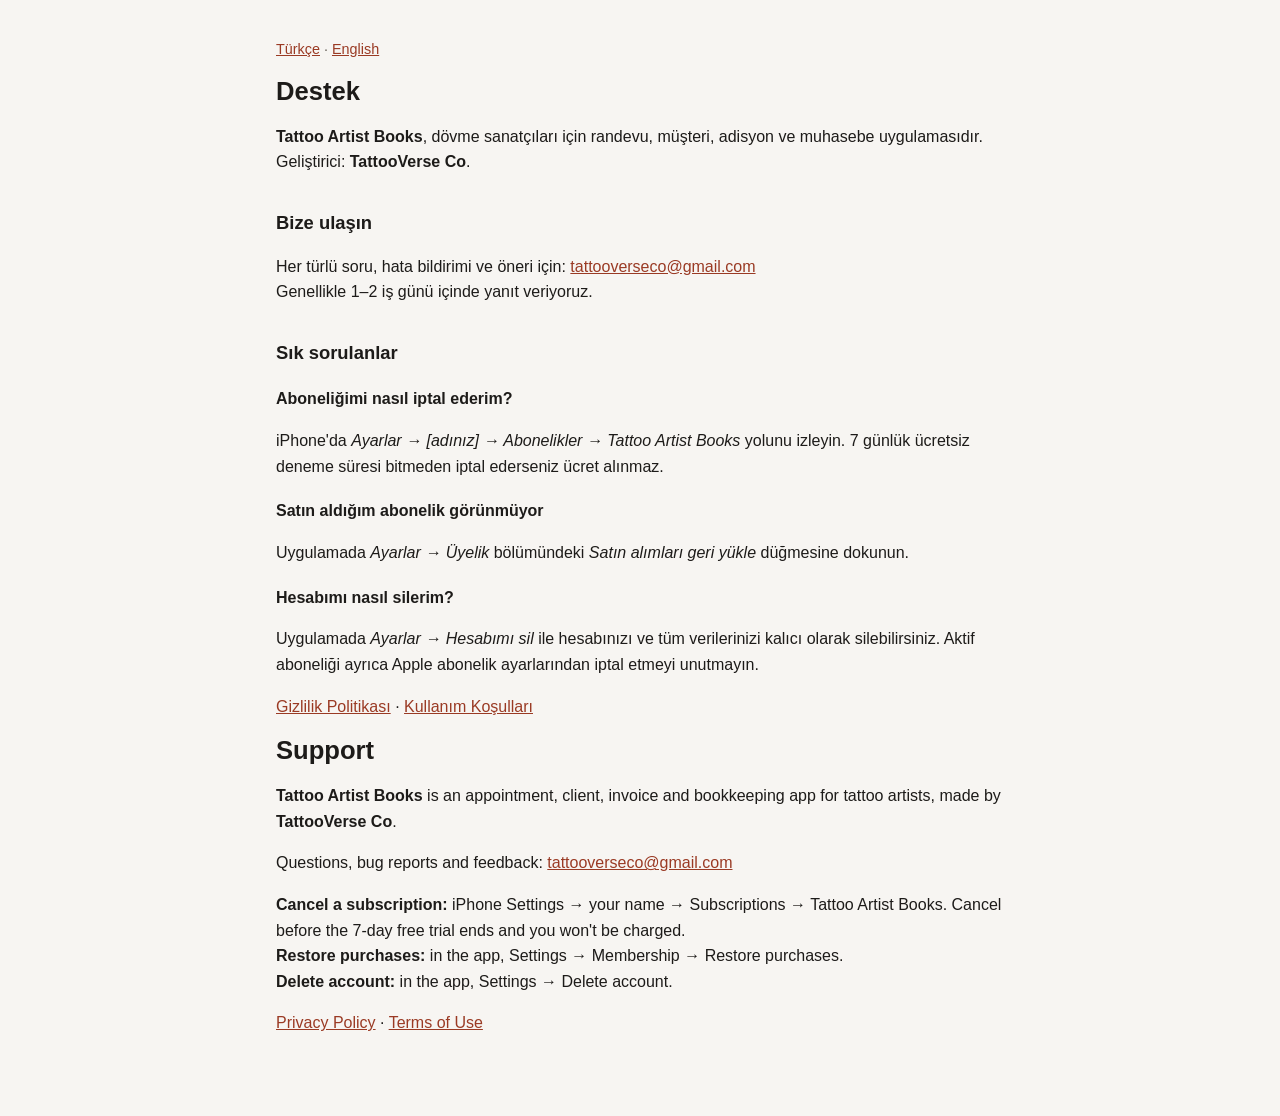
<file: index.html>
<!doctype html>
<html lang="tr">
<head>
<meta charset="utf-8">
<meta name="viewport" content="width=device-width, initial-scale=1">
<title>Destek · Tattoo Artist Books</title>
<meta name="description" content="Tattoo Artist Books destek ve iletişim / Support">
<link rel="stylesheet" href="legal.css">
</head>
<body>
<main>
<p class="lang"><a href="#tr">Türkçe</a> · <a href="#en">English</a></p>
<article id="tr">
<h1>Destek</h1>
<p><strong>Tattoo Artist Books</strong>, dövme sanatçıları için randevu, müşteri, adisyon ve muhasebe uygulamasıdır. Geliştirici: <strong>TattooVerse Co</strong>.</p>
<h2>Bize ulaşın</h2>
<p>Her türlü soru, hata bildirimi ve öneri için: <a href="mailto:tattooverseco@gmail.com">tattooverseco@gmail.com</a><br>Genellikle 1–2 iş günü içinde yanıt veriyoruz.</p>
<h2>Sık sorulanlar</h2>
<h3>Aboneliğimi nasıl iptal ederim?</h3>
<p>iPhone'da <em>Ayarlar → [adınız] → Abonelikler → Tattoo Artist Books</em> yolunu izleyin. 7 günlük ücretsiz deneme süresi bitmeden iptal ederseniz ücret alınmaz.</p>
<h3>Satın aldığım abonelik görünmüyor</h3>
<p>Uygulamada <em>Ayarlar → Üyelik</em> bölümündeki <em>Satın alımları geri yükle</em> düğmesine dokunun.</p>
<h3>Hesabımı nasıl silerim?</h3>
<p>Uygulamada <em>Ayarlar → Hesabımı sil</em> ile hesabınızı ve tüm verilerinizi kalıcı olarak silebilirsiniz. Aktif aboneliği ayrıca Apple abonelik ayarlarından iptal etmeyi unutmayın.</p>
<p><a href="privacy.html">Gizlilik Politikası</a> · <a href="terms.html">Kullanım Koşulları</a></p>
</article>
<article id="en">
<h1>Support</h1>
<p><strong>Tattoo Artist Books</strong> is an appointment, client, invoice and bookkeeping app for tattoo artists, made by <strong>TattooVerse Co</strong>.</p>
<p>Questions, bug reports and feedback: <a href="mailto:tattooverseco@gmail.com">tattooverseco@gmail.com</a></p>
<p><strong>Cancel a subscription:</strong> iPhone Settings → your name → Subscriptions → Tattoo Artist Books. Cancel before the 7-day free trial ends and you won't be charged.<br>
<strong>Restore purchases:</strong> in the app, Settings → Membership → Restore purchases.<br>
<strong>Delete account:</strong> in the app, Settings → Delete account.</p>
<p><a href="privacy.html">Privacy Policy</a> · <a href="terms.html">Terms of Use</a></p>
</article>
</main>
</body>
</html>
</file>
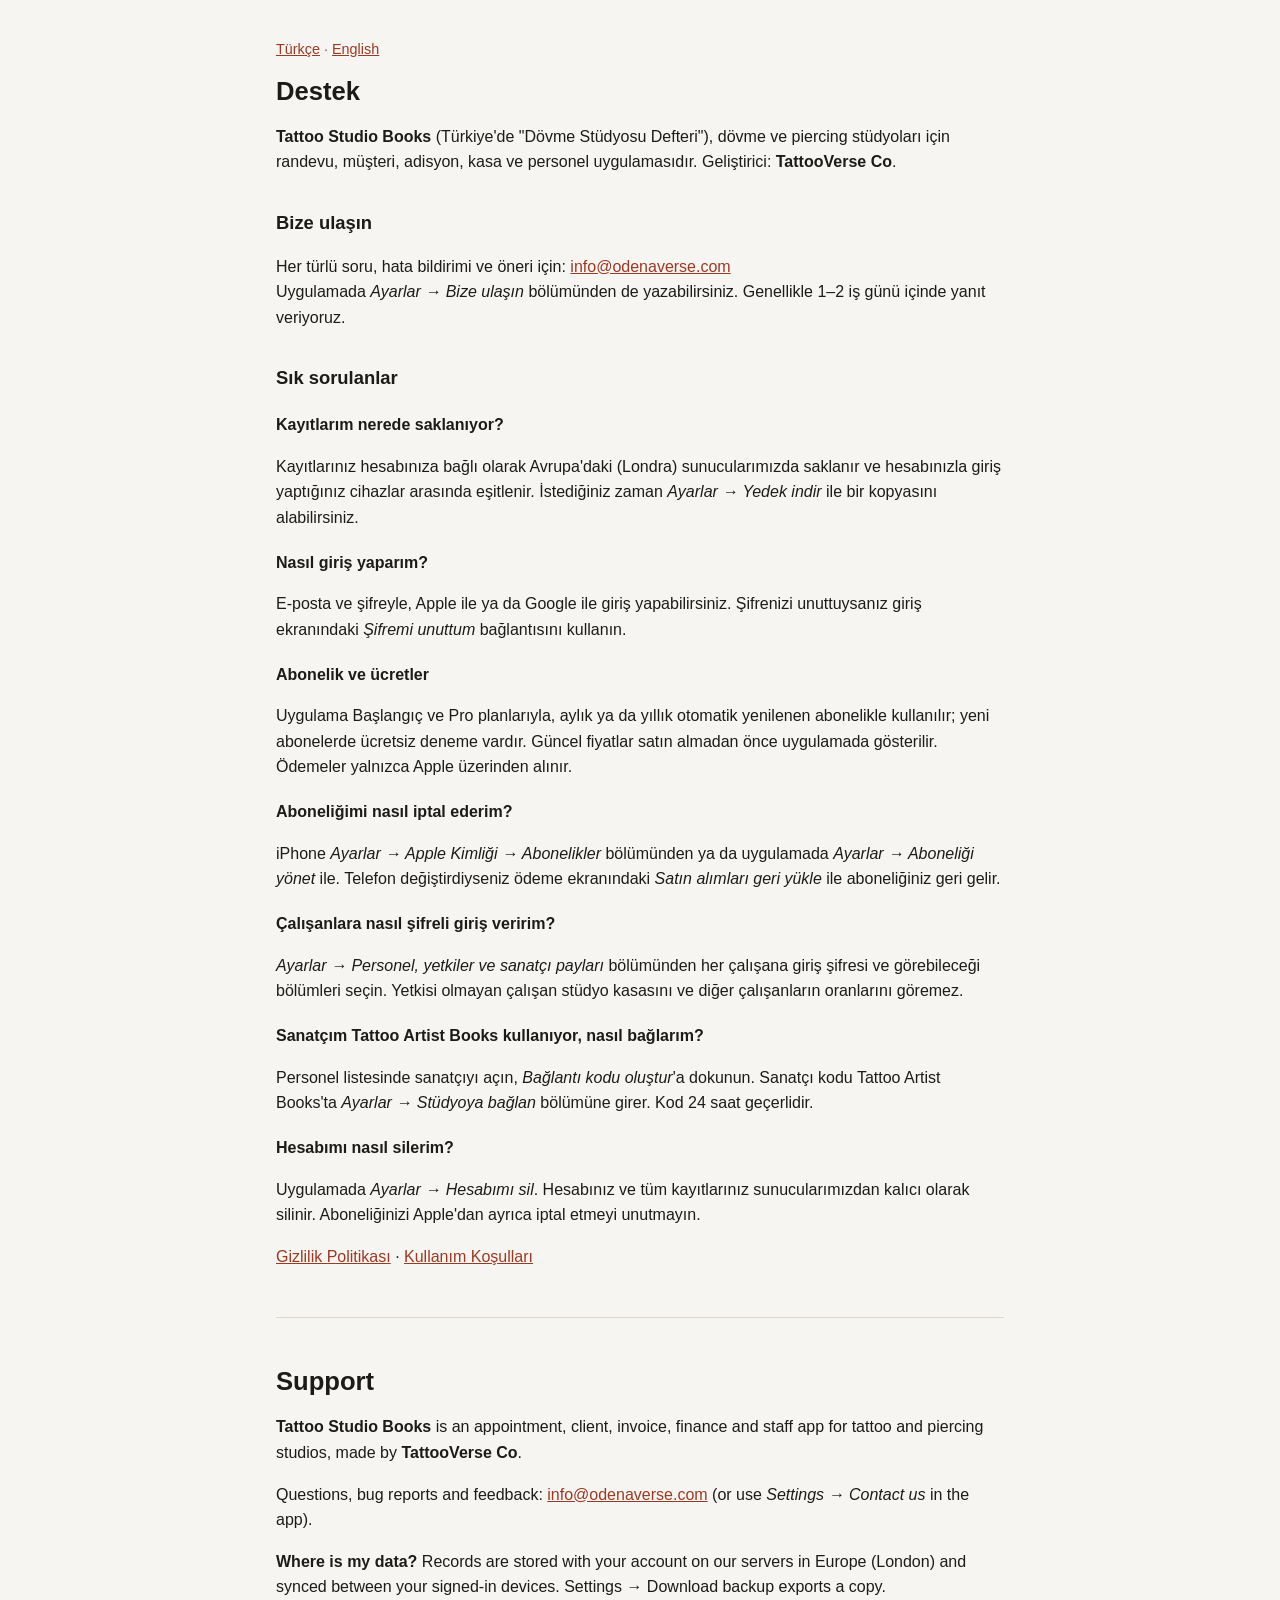
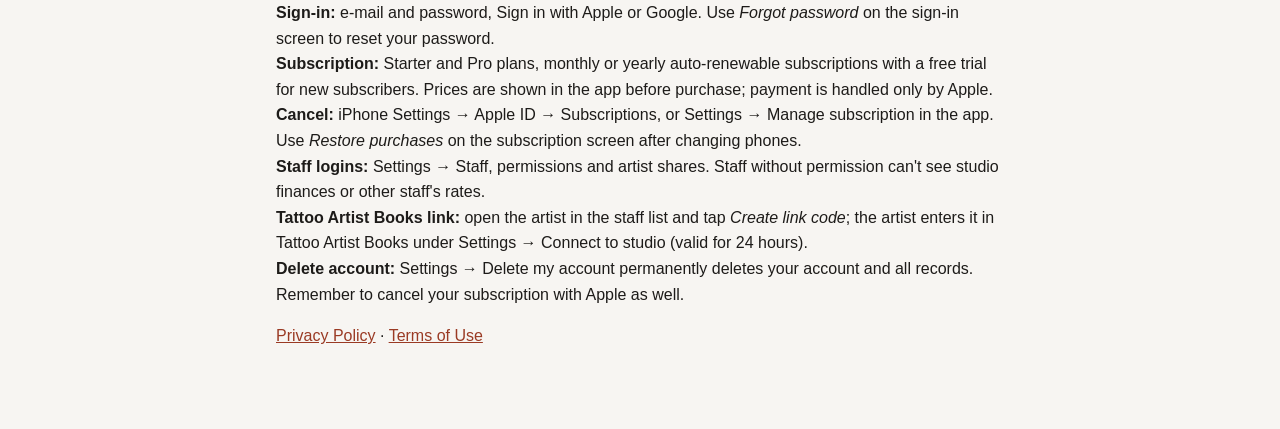
<file: studio/index.html>
<!doctype html>
<html lang="tr">
<head>
<meta charset="utf-8">
<meta name="viewport" content="width=device-width, initial-scale=1">
<title>Destek · Tattoo Studio Books</title>
<meta name="description" content="Tattoo Studio Books destek ve iletişim / Support">
<link rel="stylesheet" href="legal.css">
</head>
<body>
<main>
<p class="lang"><a href="#tr">Türkçe</a> · <a href="#en">English</a></p>
<article id="tr">
<h1>Destek</h1>
<p><strong>Tattoo Studio Books</strong> (Türkiye'de "Dövme Stüdyosu Defteri"), dövme ve piercing stüdyoları için randevu, müşteri, adisyon, kasa ve personel uygulamasıdır. Geliştirici: <strong>TattooVerse Co</strong>.</p>
<h2>Bize ulaşın</h2>
<p>Her türlü soru, hata bildirimi ve öneri için: <a href="mailto:info@odenaverse.com">info@odenaverse.com</a><br>Uygulamada <em>Ayarlar → Bize ulaşın</em> bölümünden de yazabilirsiniz. Genellikle 1–2 iş günü içinde yanıt veriyoruz.</p>
<h2>Sık sorulanlar</h2>
<h3>Kayıtlarım nerede saklanıyor?</h3>
<p>Kayıtlarınız hesabınıza bağlı olarak Avrupa'daki (Londra) sunucularımızda saklanır ve hesabınızla giriş yaptığınız cihazlar arasında eşitlenir. İstediğiniz zaman <em>Ayarlar → Yedek indir</em> ile bir kopyasını alabilirsiniz.</p>
<h3>Nasıl giriş yaparım?</h3>
<p>E-posta ve şifreyle, Apple ile ya da Google ile giriş yapabilirsiniz. Şifrenizi unuttuysanız giriş ekranındaki <em>Şifremi unuttum</em> bağlantısını kullanın.</p>
<h3>Abonelik ve ücretler</h3>
<p>Uygulama Başlangıç ve Pro planlarıyla, aylık ya da yıllık otomatik yenilenen abonelikle kullanılır; yeni abonelerde ücretsiz deneme vardır. Güncel fiyatlar satın almadan önce uygulamada gösterilir. Ödemeler yalnızca Apple üzerinden alınır.</p>
<h3>Aboneliğimi nasıl iptal ederim?</h3>
<p>iPhone <em>Ayarlar → Apple Kimliği → Abonelikler</em> bölümünden ya da uygulamada <em>Ayarlar → Aboneliği yönet</em> ile. Telefon değiştirdiyseniz ödeme ekranındaki <em>Satın alımları geri yükle</em> ile aboneliğiniz geri gelir.</p>
<h3>Çalışanlara nasıl şifreli giriş veririm?</h3>
<p><em>Ayarlar → Personel, yetkiler ve sanatçı payları</em> bölümünden her çalışana giriş şifresi ve görebileceği bölümleri seçin. Yetkisi olmayan çalışan stüdyo kasasını ve diğer çalışanların oranlarını göremez.</p>
<h3>Sanatçım Tattoo Artist Books kullanıyor, nasıl bağlarım?</h3>
<p>Personel listesinde sanatçıyı açın, <em>Bağlantı kodu oluştur</em>'a dokunun. Sanatçı kodu Tattoo Artist Books'ta <em>Ayarlar → Stüdyoya bağlan</em> bölümüne girer. Kod 24 saat geçerlidir.</p>
<h3>Hesabımı nasıl silerim?</h3>
<p>Uygulamada <em>Ayarlar → Hesabımı sil</em>. Hesabınız ve tüm kayıtlarınız sunucularımızdan kalıcı olarak silinir. Aboneliğinizi Apple'dan ayrıca iptal etmeyi unutmayın.</p>
<p><a href="privacy.html">Gizlilik Politikası</a> · <a href="terms.html">Kullanım Koşulları</a></p>
</article>
<hr>
<article id="en">
<h1>Support</h1>
<p><strong>Tattoo Studio Books</strong> is an appointment, client, invoice, finance and staff app for tattoo and piercing studios, made by <strong>TattooVerse Co</strong>.</p>
<p>Questions, bug reports and feedback: <a href="mailto:info@odenaverse.com">info@odenaverse.com</a> (or use <em>Settings → Contact us</em> in the app).</p>
<p><strong>Where is my data?</strong> Records are stored with your account on our servers in Europe (London) and synced between your signed-in devices. Settings → Download backup exports a copy.<br>
<strong>Sign-in:</strong> e-mail and password, Sign in with Apple or Google. Use <em>Forgot password</em> on the sign-in screen to reset your password.<br>
<strong>Subscription:</strong> Starter and Pro plans, monthly or yearly auto-renewable subscriptions with a free trial for new subscribers. Prices are shown in the app before purchase; payment is handled only by Apple.<br>
<strong>Cancel:</strong> iPhone Settings → Apple ID → Subscriptions, or Settings → Manage subscription in the app. Use <em>Restore purchases</em> on the subscription screen after changing phones.<br>
<strong>Staff logins:</strong> Settings → Staff, permissions and artist shares. Staff without permission can't see studio finances or other staff's rates.<br>
<strong>Tattoo Artist Books link:</strong> open the artist in the staff list and tap <em>Create link code</em>; the artist enters it in Tattoo Artist Books under Settings → Connect to studio (valid for 24 hours).<br>
<strong>Delete account:</strong> Settings → Delete my account permanently deletes your account and all records. Remember to cancel your subscription with Apple as well.</p>
<p><a href="privacy.html">Privacy Policy</a> · <a href="terms.html">Terms of Use</a></p>
</article>
</main>
</body>
</html>
</file>
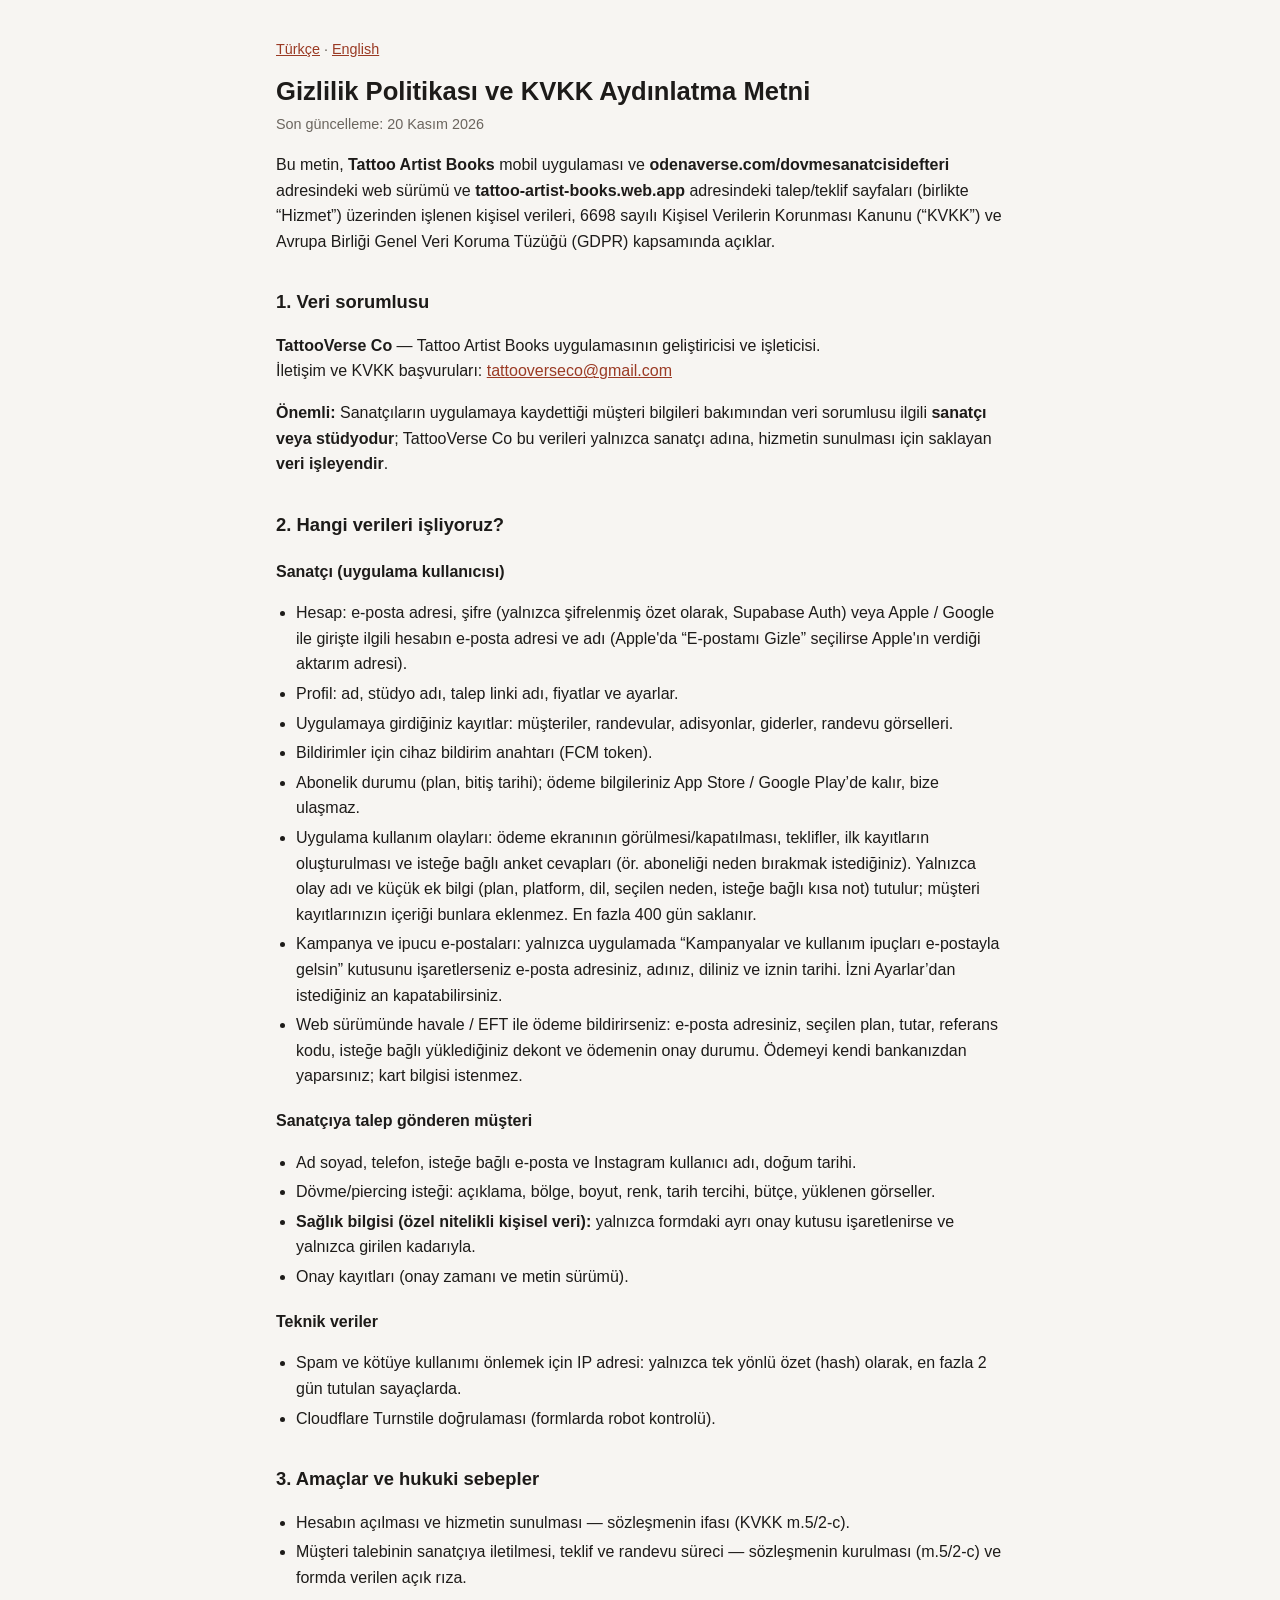
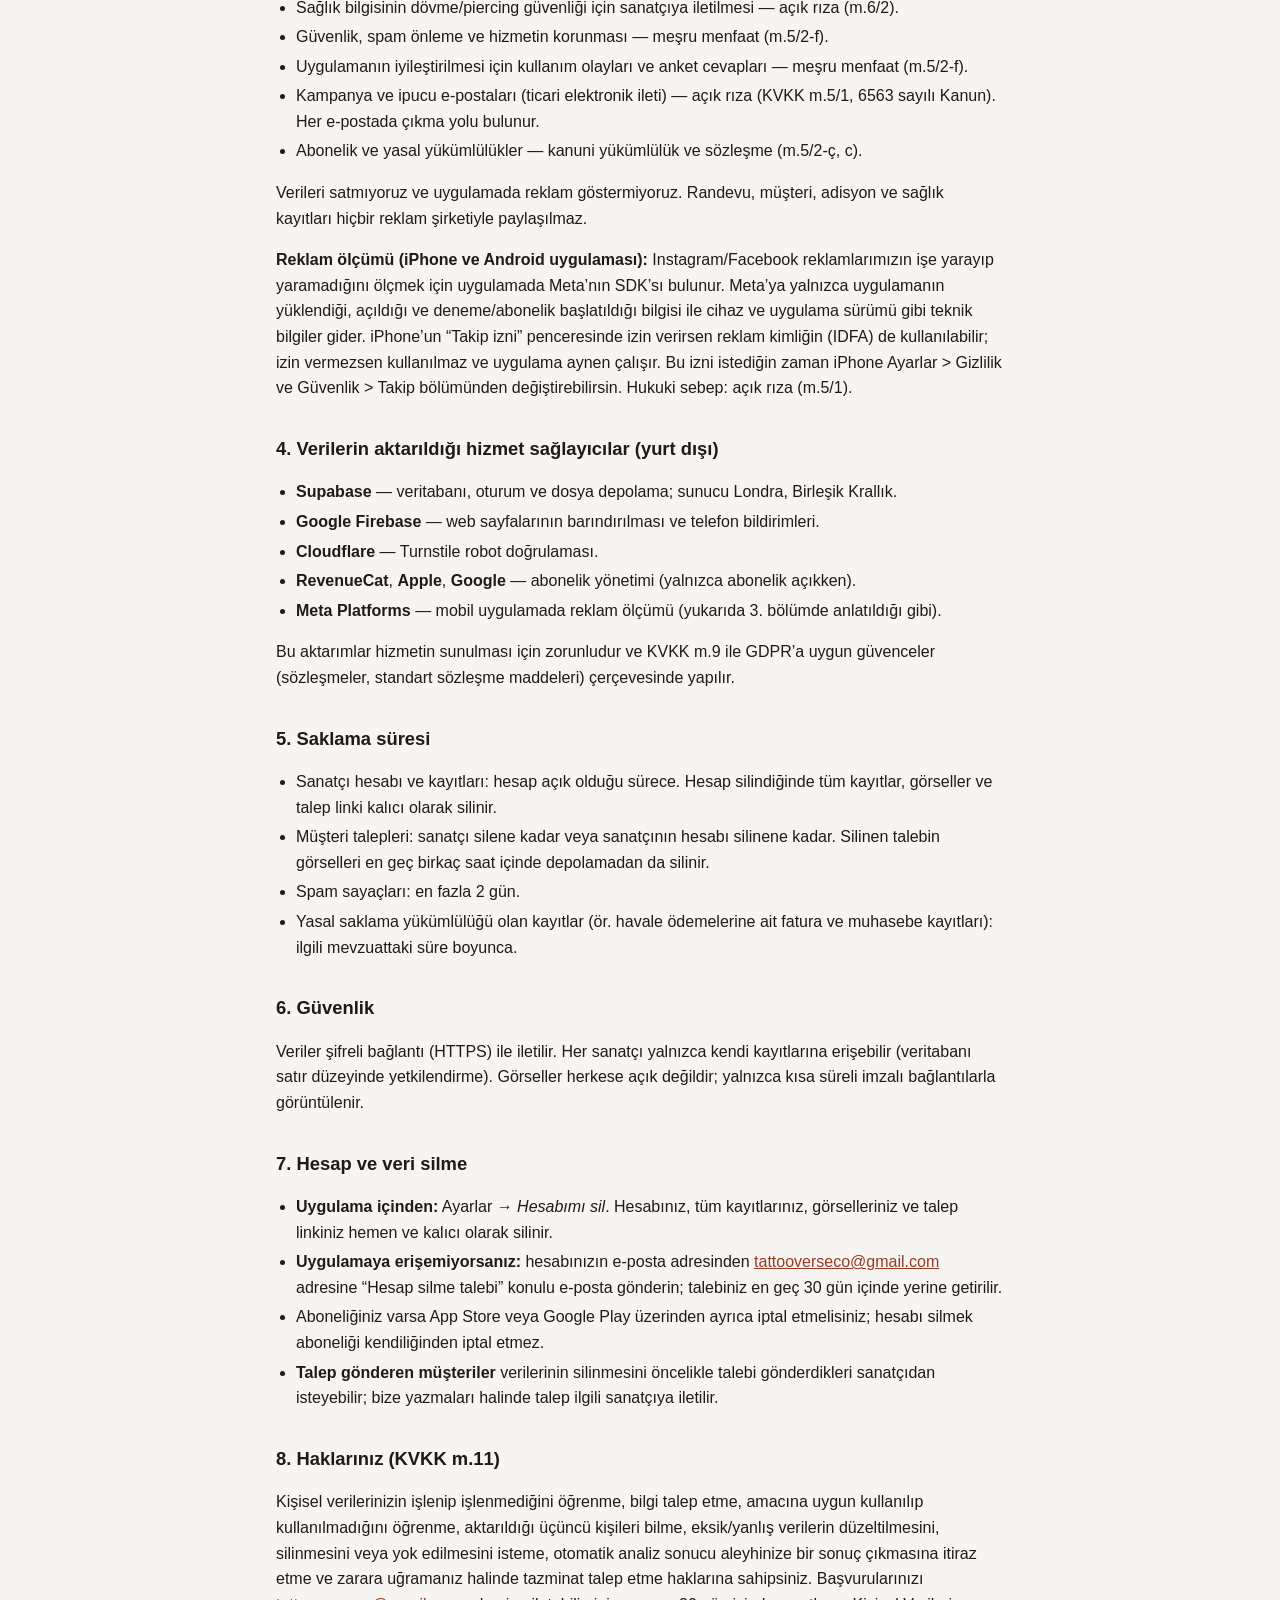
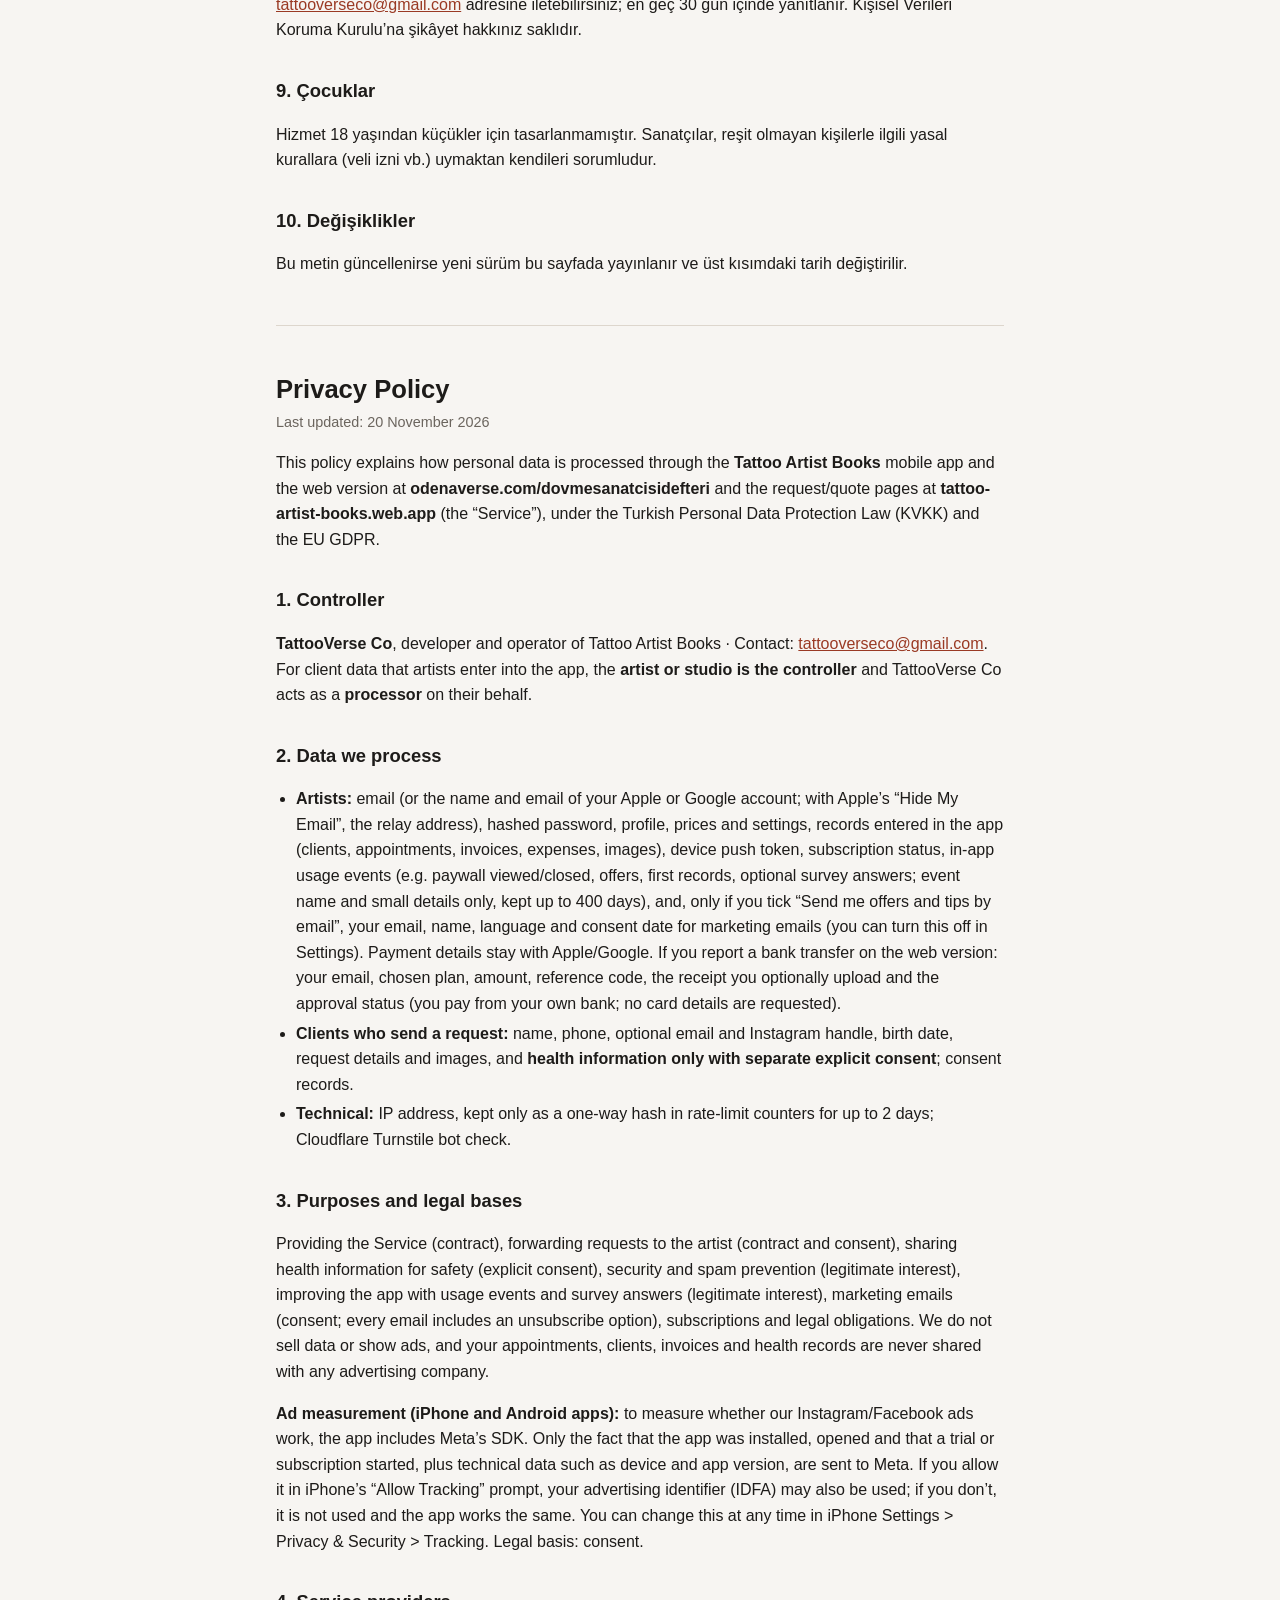
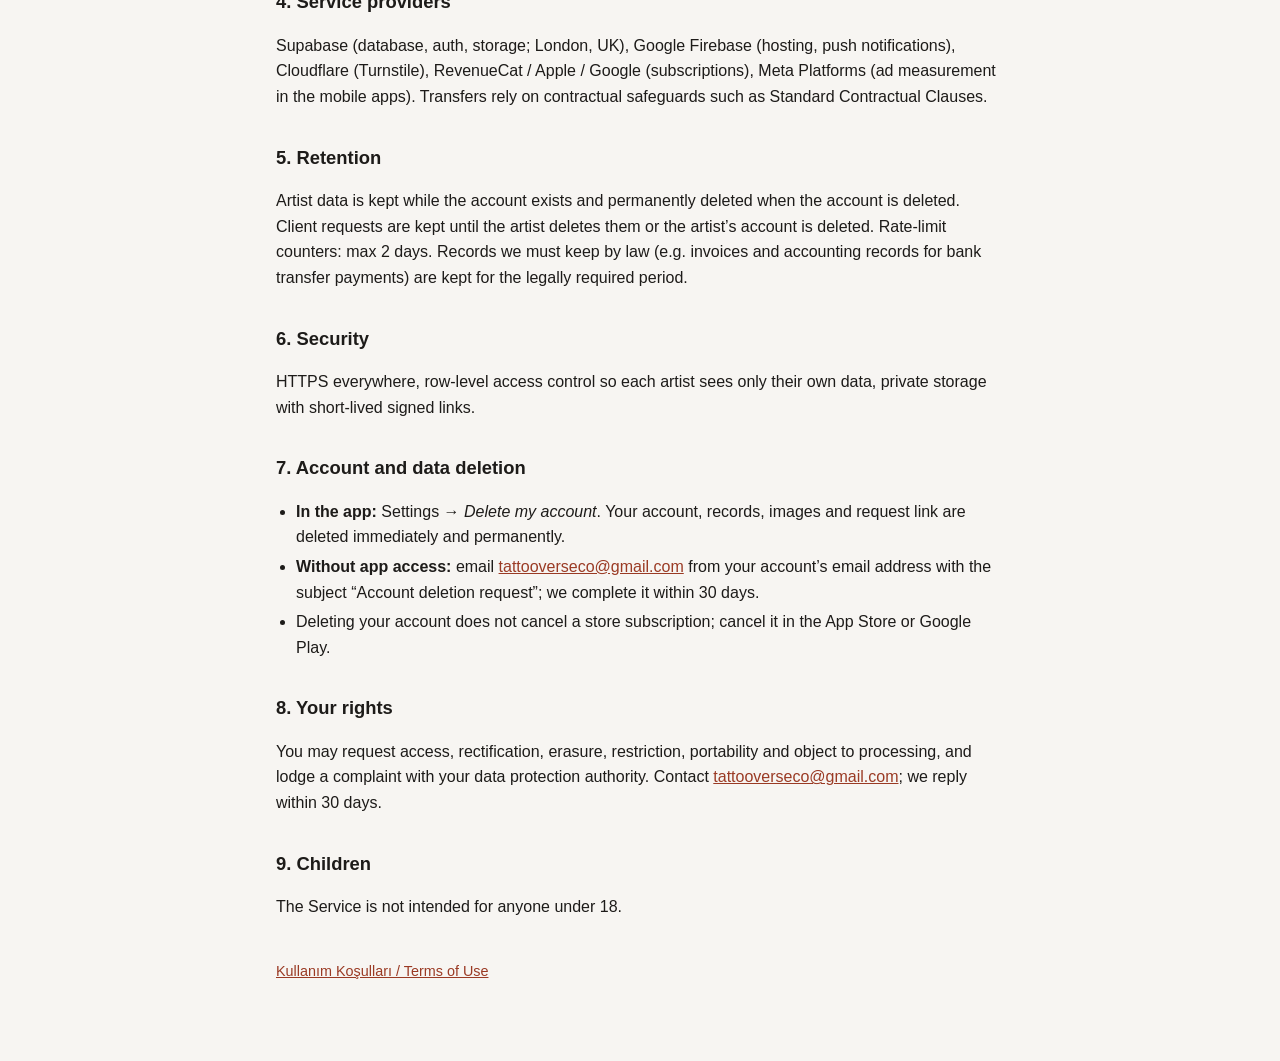
<file: privacy.html>
<!doctype html>
<html lang="tr">
<head>
<meta charset="utf-8">
<meta name="viewport" content="width=device-width, initial-scale=1">
<title>Gizlilik Politikası · Tattoo Artist Books</title>
<meta name="description" content="Tattoo Artist Books gizlilik politikası ve KVKK aydınlatma metni / Privacy policy">
<link rel="stylesheet" href="legal.css">
</head>
<body>
<main>
<p class="lang"><a href="#tr">Türkçe</a> · <a href="#en">English</a></p>

<article id="tr">
<h1>Gizlilik Politikası ve KVKK Aydınlatma Metni</h1>
<p class="muted">Son güncelleme: 20 Kasım 2026</p>

<p>Bu metin, <strong>Tattoo Artist Books</strong> mobil uygulaması ve <strong>odenaverse.com/dovmesanatcisidefteri</strong> adresindeki web sürümü ve <strong>tattoo-artist-books.web.app</strong> adresindeki talep/teklif sayfaları (birlikte “Hizmet”) üzerinden işlenen kişisel verileri, 6698 sayılı Kişisel Verilerin Korunması Kanunu (“KVKK”) ve Avrupa Birliği Genel Veri Koruma Tüzüğü (GDPR) kapsamında açıklar.</p>

<h2>1. Veri sorumlusu</h2>
<p><strong>TattooVerse Co</strong> — Tattoo Artist Books uygulamasının geliştiricisi ve işleticisi.<br>
İletişim ve KVKK başvuruları: <a href="mailto:tattooverseco@gmail.com">tattooverseco@gmail.com</a></p>
<p><strong>Önemli:</strong> Sanatçıların uygulamaya kaydettiği müşteri bilgileri bakımından veri sorumlusu ilgili <strong>sanatçı veya stüdyodur</strong>; TattooVerse Co bu verileri yalnızca sanatçı adına, hizmetin sunulması için saklayan <strong>veri işleyendir</strong>.</p>

<h2>2. Hangi verileri işliyoruz?</h2>
<h3>Sanatçı (uygulama kullanıcısı)</h3>
<ul>
<li>Hesap: e-posta adresi, şifre (yalnızca şifrelenmiş özet olarak, Supabase Auth) veya Apple / Google ile girişte ilgili hesabın e-posta adresi ve adı (Apple'da “E-postamı Gizle” seçilirse Apple'ın verdiği aktarım adresi).</li>
<li>Profil: ad, stüdyo adı, talep linki adı, fiyatlar ve ayarlar.</li>
<li>Uygulamaya girdiğiniz kayıtlar: müşteriler, randevular, adisyonlar, giderler, randevu görselleri.</li>
<li>Bildirimler için cihaz bildirim anahtarı (FCM token).</li>
<li>Abonelik durumu (plan, bitiş tarihi); ödeme bilgileriniz App Store / Google Play’de kalır, bize ulaşmaz.</li>
<li>Uygulama kullanım olayları: ödeme ekranının görülmesi/kapatılması, teklifler, ilk kayıtların oluşturulması ve isteğe bağlı anket cevapları (ör. aboneliği neden bırakmak istediğiniz). Yalnızca olay adı ve küçük ek bilgi (plan, platform, dil, seçilen neden, isteğe bağlı kısa not) tutulur; müşteri kayıtlarınızın içeriği bunlara eklenmez. En fazla 400 gün saklanır.</li>
<li>Kampanya ve ipucu e-postaları: yalnızca uygulamada “Kampanyalar ve kullanım ipuçları e-postayla gelsin” kutusunu işaretlerseniz e-posta adresiniz, adınız, diliniz ve iznin tarihi. İzni Ayarlar’dan istediğiniz an kapatabilirsiniz.</li>
<li>Web sürümünde havale / EFT ile ödeme bildirirseniz: e-posta adresiniz, seçilen plan, tutar, referans kodu, isteğe bağlı yüklediğiniz dekont ve ödemenin onay durumu. Ödemeyi kendi bankanızdan yaparsınız; kart bilgisi istenmez.</li>
</ul>
<h3>Sanatçıya talep gönderen müşteri</h3>
<ul>
<li>Ad soyad, telefon, isteğe bağlı e-posta ve Instagram kullanıcı adı, doğum tarihi.</li>
<li>Dövme/piercing isteği: açıklama, bölge, boyut, renk, tarih tercihi, bütçe, yüklenen görseller.</li>
<li><strong>Sağlık bilgisi (özel nitelikli kişisel veri):</strong> yalnızca formdaki ayrı onay kutusu işaretlenirse ve yalnızca girilen kadarıyla.</li>
<li>Onay kayıtları (onay zamanı ve metin sürümü).</li>
</ul>
<h3>Teknik veriler</h3>
<ul>
<li>Spam ve kötüye kullanımı önlemek için IP adresi: yalnızca tek yönlü özet (hash) olarak, en fazla 2 gün tutulan sayaçlarda.</li>
<li>Cloudflare Turnstile doğrulaması (formlarda robot kontrolü).</li>
</ul>

<h2>3. Amaçlar ve hukuki sebepler</h2>
<ul>
<li>Hesabın açılması ve hizmetin sunulması — sözleşmenin ifası (KVKK m.5/2-c).</li>
<li>Müşteri talebinin sanatçıya iletilmesi, teklif ve randevu süreci — sözleşmenin kurulması (m.5/2-c) ve formda verilen açık rıza.</li>
<li>Sağlık bilgisinin dövme/piercing güvenliği için sanatçıya iletilmesi — açık rıza (m.6/2).</li>
<li>Güvenlik, spam önleme ve hizmetin korunması — meşru menfaat (m.5/2-f).</li>
<li>Uygulamanın iyileştirilmesi için kullanım olayları ve anket cevapları — meşru menfaat (m.5/2-f).</li>
<li>Kampanya ve ipucu e-postaları (ticari elektronik ileti) — açık rıza (KVKK m.5/1, 6563 sayılı Kanun). Her e-postada çıkma yolu bulunur.</li>
<li>Abonelik ve yasal yükümlülükler — kanuni yükümlülük ve sözleşme (m.5/2-ç, c).</li>
</ul>
<p>Verileri satmıyoruz ve uygulamada reklam göstermiyoruz. Randevu, müşteri, adisyon ve sağlık kayıtları hiçbir reklam şirketiyle paylaşılmaz.</p>
<p><strong>Reklam ölçümü (iPhone ve Android uygulaması):</strong> Instagram/Facebook reklamlarımızın işe yarayıp yaramadığını ölçmek için uygulamada Meta’nın SDK’sı bulunur. Meta’ya yalnızca uygulamanın yüklendiği, açıldığı ve deneme/abonelik başlatıldığı bilgisi ile cihaz ve uygulama sürümü gibi teknik bilgiler gider. iPhone’un “Takip izni” penceresinde izin verirsen reklam kimliğin (IDFA) de kullanılabilir; izin vermezsen kullanılmaz ve uygulama aynen çalışır. Bu izni istediğin zaman iPhone Ayarlar &gt; Gizlilik ve Güvenlik &gt; Takip bölümünden değiştirebilirsin. Hukuki sebep: açık rıza (m.5/1).</p>

<h2>4. Verilerin aktarıldığı hizmet sağlayıcılar (yurt dışı)</h2>
<ul>
<li><strong>Supabase</strong> — veritabanı, oturum ve dosya depolama; sunucu Londra, Birleşik Krallık.</li>
<li><strong>Google Firebase</strong> — web sayfalarının barındırılması ve telefon bildirimleri.</li>
<li><strong>Cloudflare</strong> — Turnstile robot doğrulaması.</li>
<li><strong>RevenueCat</strong>, <strong>Apple</strong>, <strong>Google</strong> — abonelik yönetimi (yalnızca abonelik açıkken).</li>
<li><strong>Meta Platforms</strong> — mobil uygulamada reklam ölçümü (yukarıda 3. bölümde anlatıldığı gibi).</li>
</ul>
<p>Bu aktarımlar hizmetin sunulması için zorunludur ve KVKK m.9 ile GDPR’a uygun güvenceler (sözleşmeler, standart sözleşme maddeleri) çerçevesinde yapılır.</p>

<h2>5. Saklama süresi</h2>
<ul>
<li>Sanatçı hesabı ve kayıtları: hesap açık olduğu sürece. Hesap silindiğinde tüm kayıtlar, görseller ve talep linki kalıcı olarak silinir.</li>
<li>Müşteri talepleri: sanatçı silene kadar veya sanatçının hesabı silinene kadar. Silinen talebin görselleri en geç birkaç saat içinde depolamadan da silinir.</li>
<li>Spam sayaçları: en fazla 2 gün.</li>
<li>Yasal saklama yükümlülüğü olan kayıtlar (ör. havale ödemelerine ait fatura ve muhasebe kayıtları): ilgili mevzuattaki süre boyunca.</li>
</ul>

<h2>6. Güvenlik</h2>
<p>Veriler şifreli bağlantı (HTTPS) ile iletilir. Her sanatçı yalnızca kendi kayıtlarına erişebilir (veritabanı satır düzeyinde yetkilendirme). Görseller herkese açık değildir; yalnızca kısa süreli imzalı bağlantılarla görüntülenir.</p>

<h2 id="hesap-silme">7. Hesap ve veri silme</h2>
<ul>
<li><strong>Uygulama içinden:</strong> Ayarlar → <em>Hesabımı sil</em>. Hesabınız, tüm kayıtlarınız, görselleriniz ve talep linkiniz hemen ve kalıcı olarak silinir.</li>
<li><strong>Uygulamaya erişemiyorsanız:</strong> hesabınızın e-posta adresinden <a href="mailto:tattooverseco@gmail.com">tattooverseco@gmail.com</a> adresine “Hesap silme talebi” konulu e-posta gönderin; talebiniz en geç 30 gün içinde yerine getirilir.</li>
<li>Aboneliğiniz varsa App Store veya Google Play üzerinden ayrıca iptal etmelisiniz; hesabı silmek aboneliği kendiliğinden iptal etmez.</li>
<li><strong>Talep gönderen müşteriler</strong> verilerinin silinmesini öncelikle talebi gönderdikleri sanatçıdan isteyebilir; bize yazmaları halinde talep ilgili sanatçıya iletilir.</li>
</ul>

<h2>8. Haklarınız (KVKK m.11)</h2>
<p>Kişisel verilerinizin işlenip işlenmediğini öğrenme, bilgi talep etme, amacına uygun kullanılıp kullanılmadığını öğrenme, aktarıldığı üçüncü kişileri bilme, eksik/yanlış verilerin düzeltilmesini, silinmesini veya yok edilmesini isteme, otomatik analiz sonucu aleyhinize bir sonuç çıkmasına itiraz etme ve zarara uğramanız halinde tazminat talep etme haklarına sahipsiniz. Başvurularınızı <a href="mailto:tattooverseco@gmail.com">tattooverseco@gmail.com</a> adresine iletebilirsiniz; en geç 30 gün içinde yanıtlanır. Kişisel Verileri Koruma Kurulu’na şikâyet hakkınız saklıdır.</p>

<h2>9. Çocuklar</h2>
<p>Hizmet 18 yaşından küçükler için tasarlanmamıştır. Sanatçılar, reşit olmayan kişilerle ilgili yasal kurallara (veli izni vb.) uymaktan kendileri sorumludur.</p>

<h2>10. Değişiklikler</h2>
<p>Bu metin güncellenirse yeni sürüm bu sayfada yayınlanır ve üst kısımdaki tarih değiştirilir.</p>
</article>

<hr>

<article id="en" lang="en">
<h1>Privacy Policy</h1>
<p class="muted">Last updated: 20 November 2026</p>
<p>This policy explains how personal data is processed through the <strong>Tattoo Artist Books</strong> mobile app and the web version at <strong>odenaverse.com/dovmesanatcisidefteri</strong> and the request/quote pages at <strong>tattoo-artist-books.web.app</strong> (the “Service”), under the Turkish Personal Data Protection Law (KVKK) and the EU GDPR.</p>
<h2>1. Controller</h2>
<p><strong>TattooVerse Co</strong>, developer and operator of Tattoo Artist Books · Contact: <a href="mailto:tattooverseco@gmail.com">tattooverseco@gmail.com</a>.<br>
For client data that artists enter into the app, the <strong>artist or studio is the controller</strong> and TattooVerse Co acts as a <strong>processor</strong> on their behalf.</p>
<h2>2. Data we process</h2>
<ul>
<li><strong>Artists:</strong> email (or the name and email of your Apple or Google account; with Apple’s “Hide My Email”, the relay address), hashed password, profile, prices and settings, records entered in the app (clients, appointments, invoices, expenses, images), device push token, subscription status, in-app usage events (e.g. paywall viewed/closed, offers, first records, optional survey answers; event name and small details only, kept up to 400 days), and, only if you tick “Send me offers and tips by email”, your email, name, language and consent date for marketing emails (you can turn this off in Settings). Payment details stay with Apple/Google. If you report a bank transfer on the web version: your email, chosen plan, amount, reference code, the receipt you optionally upload and the approval status (you pay from your own bank; no card details are requested).</li>
<li><strong>Clients who send a request:</strong> name, phone, optional email and Instagram handle, birth date, request details and images, and <strong>health information only with separate explicit consent</strong>; consent records.</li>
<li><strong>Technical:</strong> IP address, kept only as a one-way hash in rate-limit counters for up to 2 days; Cloudflare Turnstile bot check.</li>
</ul>
<h2>3. Purposes and legal bases</h2>
<p>Providing the Service (contract), forwarding requests to the artist (contract and consent), sharing health information for safety (explicit consent), security and spam prevention (legitimate interest), improving the app with usage events and survey answers (legitimate interest), marketing emails (consent; every email includes an unsubscribe option), subscriptions and legal obligations. We do not sell data or show ads, and your appointments, clients, invoices and health records are never shared with any advertising company.</p>
<p><strong>Ad measurement (iPhone and Android apps):</strong> to measure whether our Instagram/Facebook ads work, the app includes Meta’s SDK. Only the fact that the app was installed, opened and that a trial or subscription started, plus technical data such as device and app version, are sent to Meta. If you allow it in iPhone’s “Allow Tracking” prompt, your advertising identifier (IDFA) may also be used; if you don’t, it is not used and the app works the same. You can change this at any time in iPhone Settings &gt; Privacy &amp; Security &gt; Tracking. Legal basis: consent.</p>
<h2>4. Service providers</h2>
<p>Supabase (database, auth, storage; London, UK), Google Firebase (hosting, push notifications), Cloudflare (Turnstile), RevenueCat / Apple / Google (subscriptions), Meta Platforms (ad measurement in the mobile apps). Transfers rely on contractual safeguards such as Standard Contractual Clauses.</p>
<h2>5. Retention</h2>
<p>Artist data is kept while the account exists and permanently deleted when the account is deleted. Client requests are kept until the artist deletes them or the artist’s account is deleted. Rate-limit counters: max 2 days. Records we must keep by law (e.g. invoices and accounting records for bank transfer payments) are kept for the legally required period.</p>
<h2>6. Security</h2>
<p>HTTPS everywhere, row-level access control so each artist sees only their own data, private storage with short-lived signed links.</p>
<h2 id="account-deletion">7. Account and data deletion</h2>
<ul>
<li><strong>In the app:</strong> Settings → <em>Delete my account</em>. Your account, records, images and request link are deleted immediately and permanently.</li>
<li><strong>Without app access:</strong> email <a href="mailto:tattooverseco@gmail.com">tattooverseco@gmail.com</a> from your account’s email address with the subject “Account deletion request”; we complete it within 30 days.</li>
<li>Deleting your account does not cancel a store subscription; cancel it in the App Store or Google Play.</li>
</ul>
<h2>8. Your rights</h2>
<p>You may request access, rectification, erasure, restriction, portability and object to processing, and lodge a complaint with your data protection authority. Contact <a href="mailto:tattooverseco@gmail.com">tattooverseco@gmail.com</a>; we reply within 30 days.</p>
<h2>9. Children</h2>
<p>The Service is not intended for anyone under 18.</p>
</article>
<p class="foot"><a href="terms.html">Kullanım Koşulları / Terms of Use</a></p>
</main>
</body>
</html>
</file>
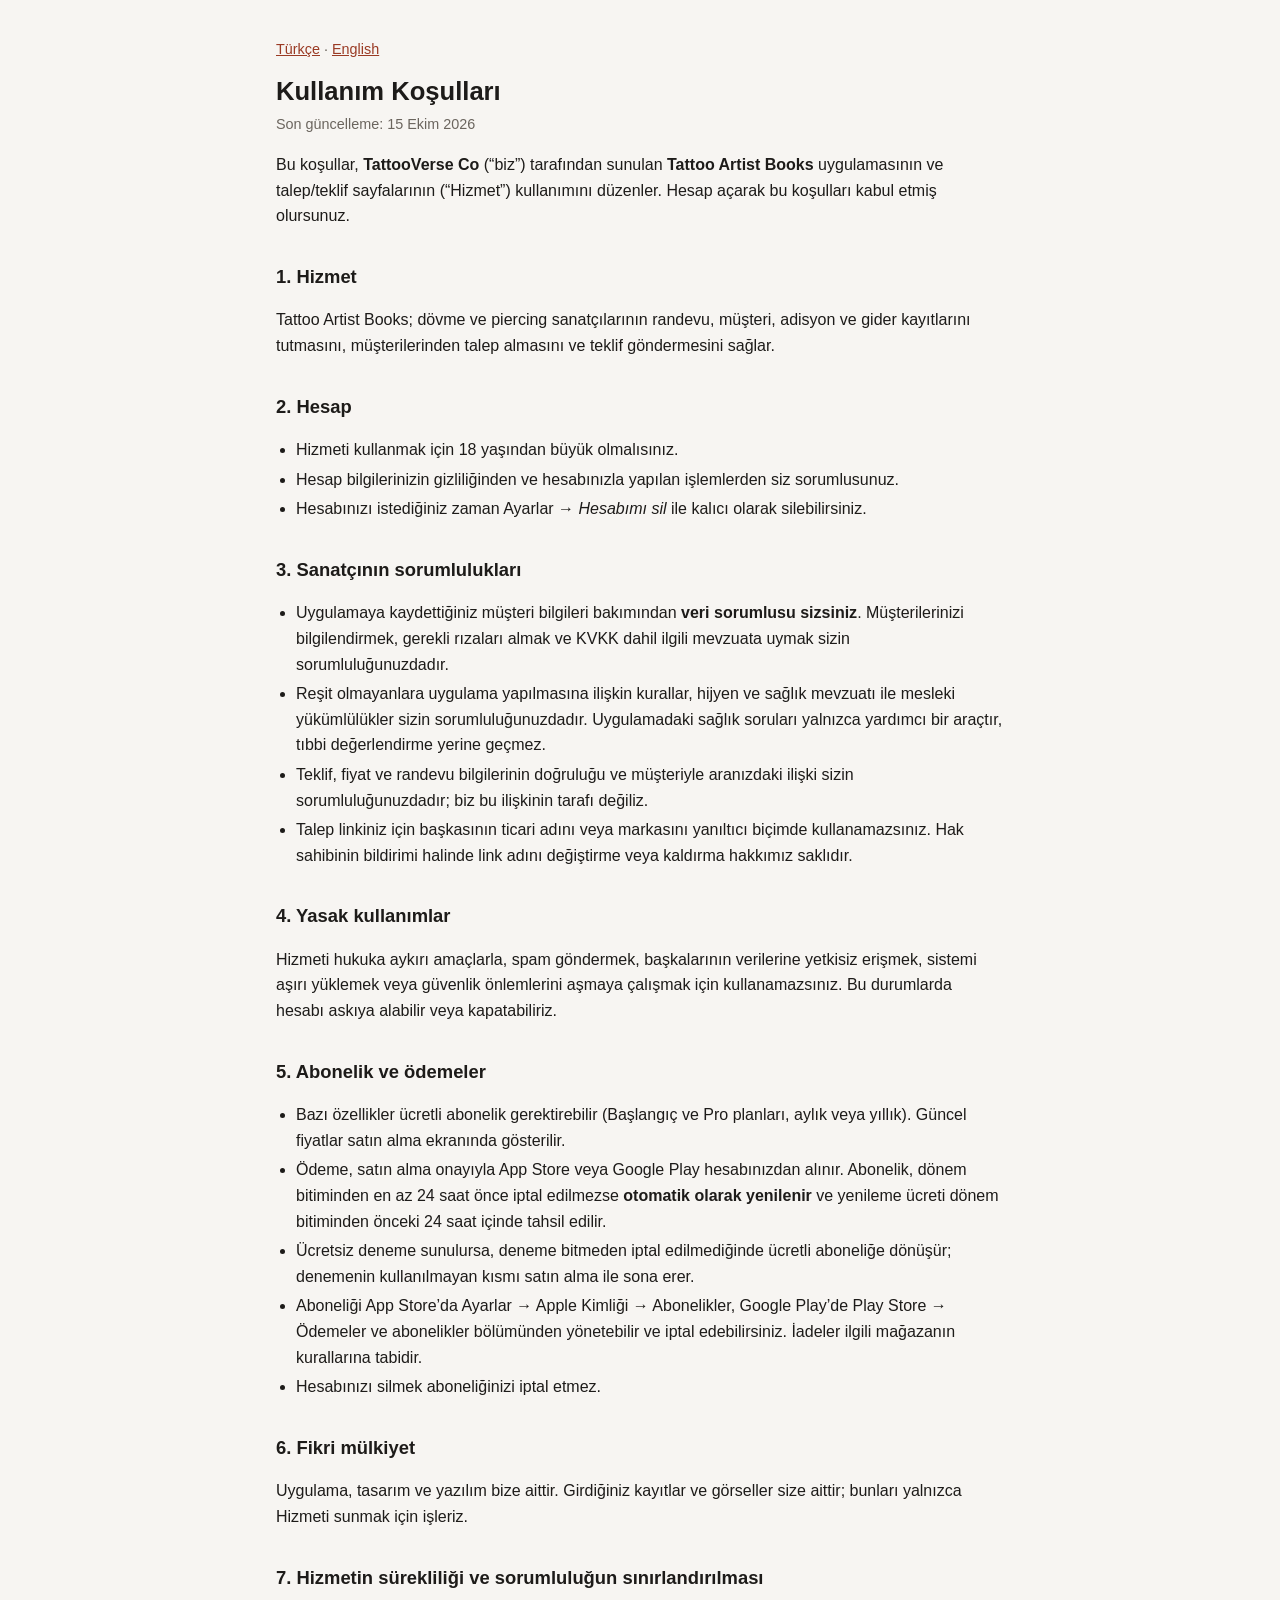
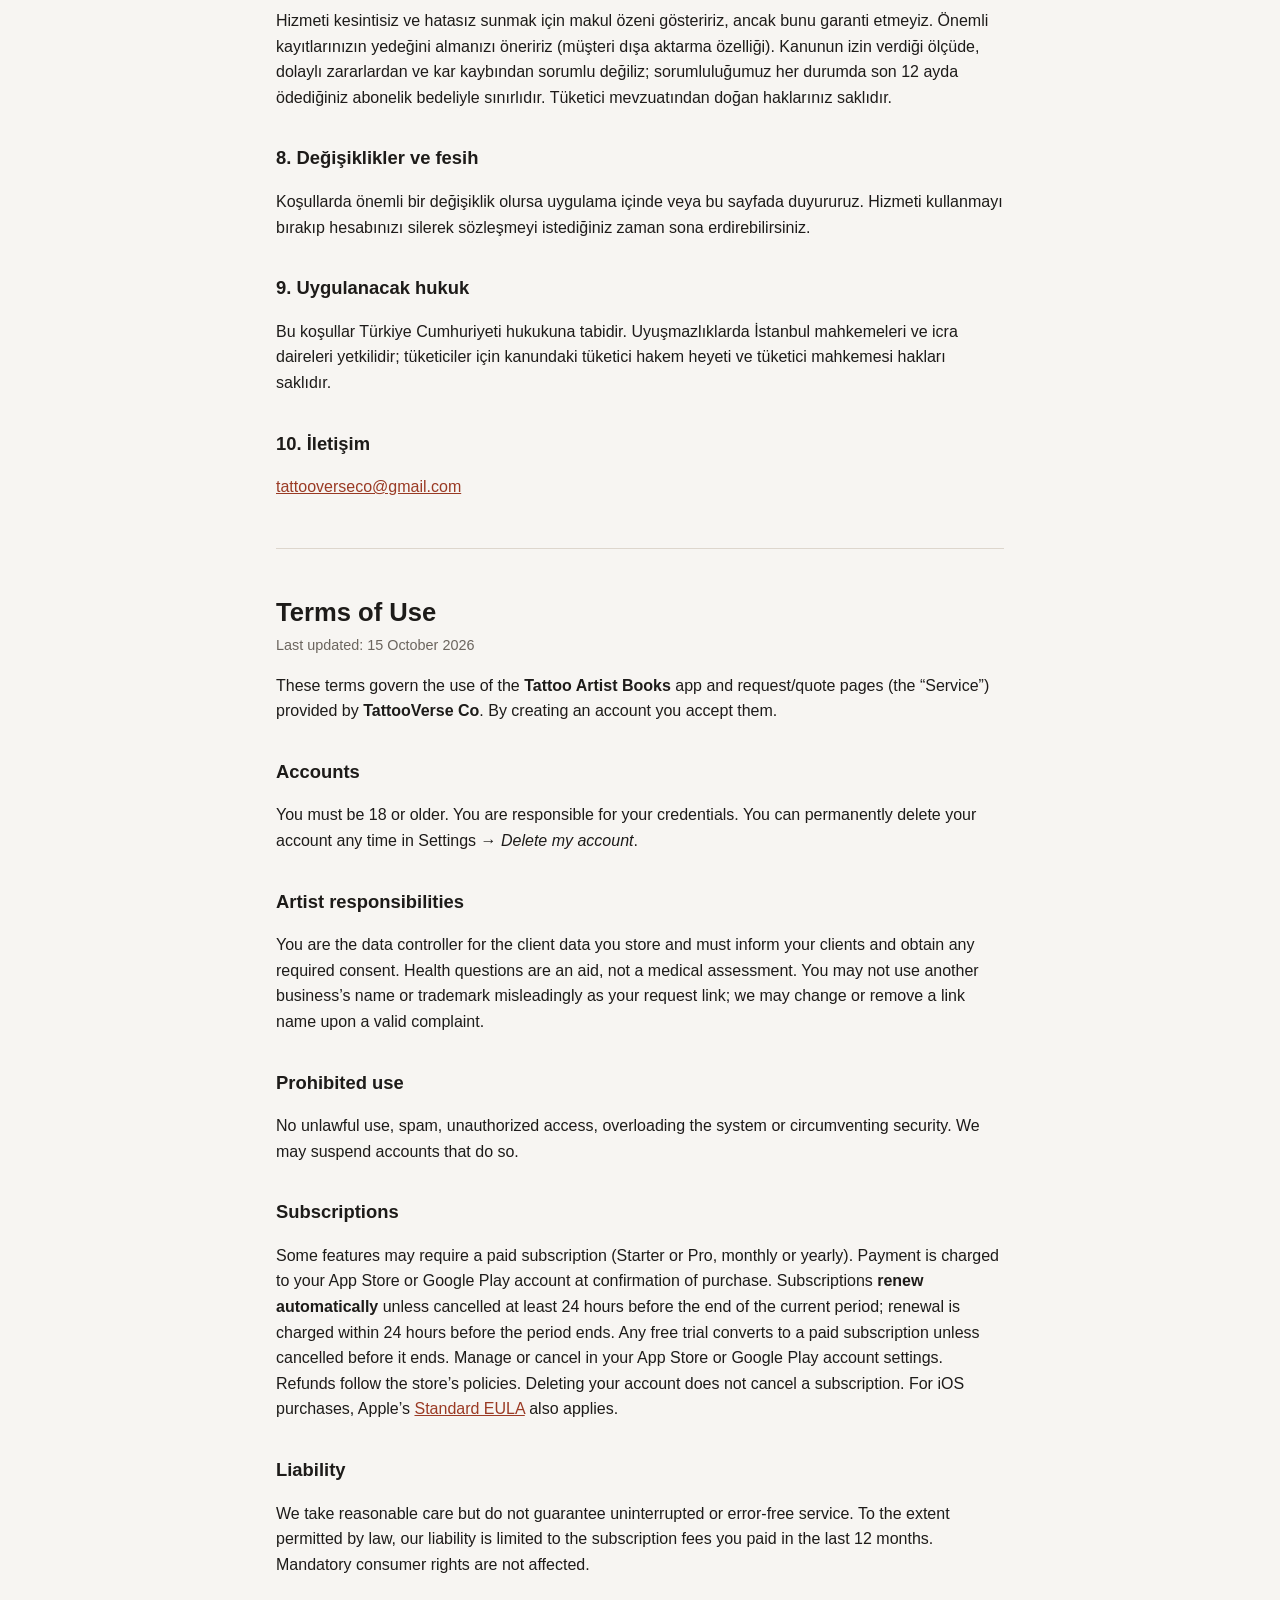
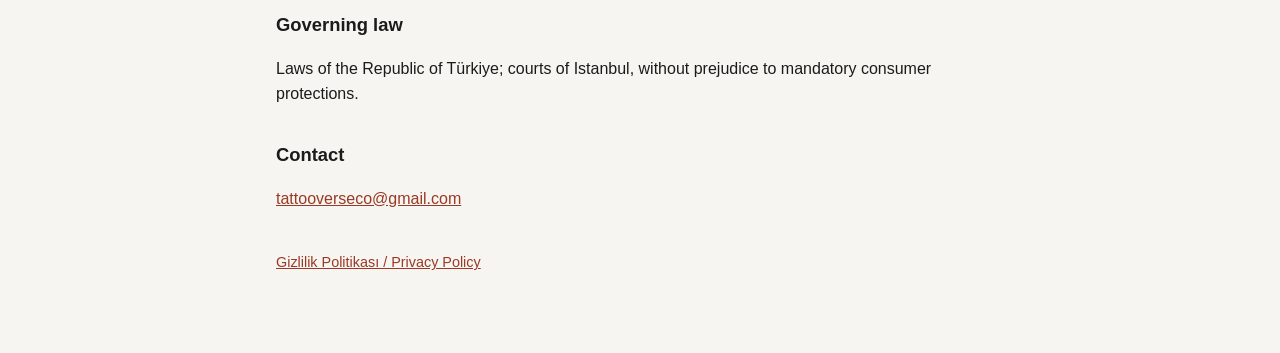
<file: terms.html>
<!doctype html>
<html lang="tr">
<head>
<meta charset="utf-8">
<meta name="viewport" content="width=device-width, initial-scale=1">
<title>Kullanım Koşulları · Tattoo Artist Books</title>
<meta name="description" content="Tattoo Artist Books kullanım koşulları ve abonelik şartları / Terms of use">
<link rel="stylesheet" href="legal.css">
</head>
<body>
<main>
<p class="lang"><a href="#tr">Türkçe</a> · <a href="#en">English</a></p>

<article id="tr">
<h1>Kullanım Koşulları</h1>
<p class="muted">Son güncelleme: 15 Ekim 2026</p>
<p>Bu koşullar, <strong>TattooVerse Co</strong> (“biz”) tarafından sunulan <strong>Tattoo Artist Books</strong> uygulamasının ve talep/teklif sayfalarının (“Hizmet”) kullanımını düzenler. Hesap açarak bu koşulları kabul etmiş olursunuz.</p>

<h2>1. Hizmet</h2>
<p>Tattoo Artist Books; dövme ve piercing sanatçılarının randevu, müşteri, adisyon ve gider kayıtlarını tutmasını, müşterilerinden talep almasını ve teklif göndermesini sağlar.</p>

<h2>2. Hesap</h2>
<ul>
<li>Hizmeti kullanmak için 18 yaşından büyük olmalısınız.</li>
<li>Hesap bilgilerinizin gizliliğinden ve hesabınızla yapılan işlemlerden siz sorumlusunuz.</li>
<li>Hesabınızı istediğiniz zaman Ayarlar → <em>Hesabımı sil</em> ile kalıcı olarak silebilirsiniz.</li>
</ul>

<h2>3. Sanatçının sorumlulukları</h2>
<ul>
<li>Uygulamaya kaydettiğiniz müşteri bilgileri bakımından <strong>veri sorumlusu sizsiniz</strong>. Müşterilerinizi bilgilendirmek, gerekli rızaları almak ve KVKK dahil ilgili mevzuata uymak sizin sorumluluğunuzdadır.</li>
<li>Reşit olmayanlara uygulama yapılmasına ilişkin kurallar, hijyen ve sağlık mevzuatı ile mesleki yükümlülükler sizin sorumluluğunuzdadır. Uygulamadaki sağlık soruları yalnızca yardımcı bir araçtır, tıbbi değerlendirme yerine geçmez.</li>
<li>Teklif, fiyat ve randevu bilgilerinin doğruluğu ve müşteriyle aranızdaki ilişki sizin sorumluluğunuzdadır; biz bu ilişkinin tarafı değiliz.</li>
<li>Talep linkiniz için başkasının ticari adını veya markasını yanıltıcı biçimde kullanamazsınız. Hak sahibinin bildirimi halinde link adını değiştirme veya kaldırma hakkımız saklıdır.</li>
</ul>

<h2>4. Yasak kullanımlar</h2>
<p>Hizmeti hukuka aykırı amaçlarla, spam göndermek, başkalarının verilerine yetkisiz erişmek, sistemi aşırı yüklemek veya güvenlik önlemlerini aşmaya çalışmak için kullanamazsınız. Bu durumlarda hesabı askıya alabilir veya kapatabiliriz.</p>

<h2>5. Abonelik ve ödemeler</h2>
<ul>
<li>Bazı özellikler ücretli abonelik gerektirebilir (Başlangıç ve Pro planları, aylık veya yıllık). Güncel fiyatlar satın alma ekranında gösterilir.</li>
<li>Ödeme, satın alma onayıyla App Store veya Google Play hesabınızdan alınır. Abonelik, dönem bitiminden en az 24 saat önce iptal edilmezse <strong>otomatik olarak yenilenir</strong> ve yenileme ücreti dönem bitiminden önceki 24 saat içinde tahsil edilir.</li>
<li>Ücretsiz deneme sunulursa, deneme bitmeden iptal edilmediğinde ücretli aboneliğe dönüşür; denemenin kullanılmayan kısmı satın alma ile sona erer.</li>
<li>Aboneliği App Store’da Ayarlar → Apple Kimliği → Abonelikler, Google Play’de Play Store → Ödemeler ve abonelikler bölümünden yönetebilir ve iptal edebilirsiniz. İadeler ilgili mağazanın kurallarına tabidir.</li>
<li>Hesabınızı silmek aboneliğinizi iptal etmez.</li>
</ul>

<h2>6. Fikri mülkiyet</h2>
<p>Uygulama, tasarım ve yazılım bize aittir. Girdiğiniz kayıtlar ve görseller size aittir; bunları yalnızca Hizmeti sunmak için işleriz.</p>

<h2>7. Hizmetin sürekliliği ve sorumluluğun sınırlandırılması</h2>
<p>Hizmeti kesintisiz ve hatasız sunmak için makul özeni gösteririz, ancak bunu garanti etmeyiz. Önemli kayıtlarınızın yedeğini almanızı öneririz (müşteri dışa aktarma özelliği). Kanunun izin verdiği ölçüde, dolaylı zararlardan ve kar kaybından sorumlu değiliz; sorumluluğumuz her durumda son 12 ayda ödediğiniz abonelik bedeliyle sınırlıdır. Tüketici mevzuatından doğan haklarınız saklıdır.</p>

<h2>8. Değişiklikler ve fesih</h2>
<p>Koşullarda önemli bir değişiklik olursa uygulama içinde veya bu sayfada duyururuz. Hizmeti kullanmayı bırakıp hesabınızı silerek sözleşmeyi istediğiniz zaman sona erdirebilirsiniz.</p>

<h2>9. Uygulanacak hukuk</h2>
<p>Bu koşullar Türkiye Cumhuriyeti hukukuna tabidir. Uyuşmazlıklarda İstanbul mahkemeleri ve icra daireleri yetkilidir; tüketiciler için kanundaki tüketici hakem heyeti ve tüketici mahkemesi hakları saklıdır.</p>

<h2>10. İletişim</h2>
<p><a href="mailto:tattooverseco@gmail.com">tattooverseco@gmail.com</a></p>
</article>

<hr>

<article id="en" lang="en">
<h1>Terms of Use</h1>
<p class="muted">Last updated: 15 October 2026</p>
<p>These terms govern the use of the <strong>Tattoo Artist Books</strong> app and request/quote pages (the “Service”) provided by <strong>TattooVerse Co</strong>. By creating an account you accept them.</p>
<h2>Accounts</h2>
<p>You must be 18 or older. You are responsible for your credentials. You can permanently delete your account any time in Settings → <em>Delete my account</em>.</p>
<h2>Artist responsibilities</h2>
<p>You are the data controller for the client data you store and must inform your clients and obtain any required consent. Health questions are an aid, not a medical assessment. You may not use another business’s name or trademark misleadingly as your request link; we may change or remove a link name upon a valid complaint.</p>
<h2>Prohibited use</h2>
<p>No unlawful use, spam, unauthorized access, overloading the system or circumventing security. We may suspend accounts that do so.</p>
<h2>Subscriptions</h2>
<p>Some features may require a paid subscription (Starter or Pro, monthly or yearly). Payment is charged to your App Store or Google Play account at confirmation of purchase. Subscriptions <strong>renew automatically</strong> unless cancelled at least 24 hours before the end of the current period; renewal is charged within 24 hours before the period ends. Any free trial converts to a paid subscription unless cancelled before it ends. Manage or cancel in your App Store or Google Play account settings. Refunds follow the store’s policies. Deleting your account does not cancel a subscription. For iOS purchases, Apple’s <a href="https://www.apple.com/legal/internet-services/itunes/dev/stdeula/">Standard EULA</a> also applies.</p>
<h2>Liability</h2>
<p>We take reasonable care but do not guarantee uninterrupted or error-free service. To the extent permitted by law, our liability is limited to the subscription fees you paid in the last 12 months. Mandatory consumer rights are not affected.</p>
<h2>Governing law</h2>
<p>Laws of the Republic of Türkiye; courts of Istanbul, without prejudice to mandatory consumer protections.</p>
<h2>Contact</h2>
<p><a href="mailto:tattooverseco@gmail.com">tattooverseco@gmail.com</a></p>
</article>
<p class="foot"><a href="privacy.html">Gizlilik Politikası / Privacy Policy</a></p>
</main>
</body>
</html>
</file>
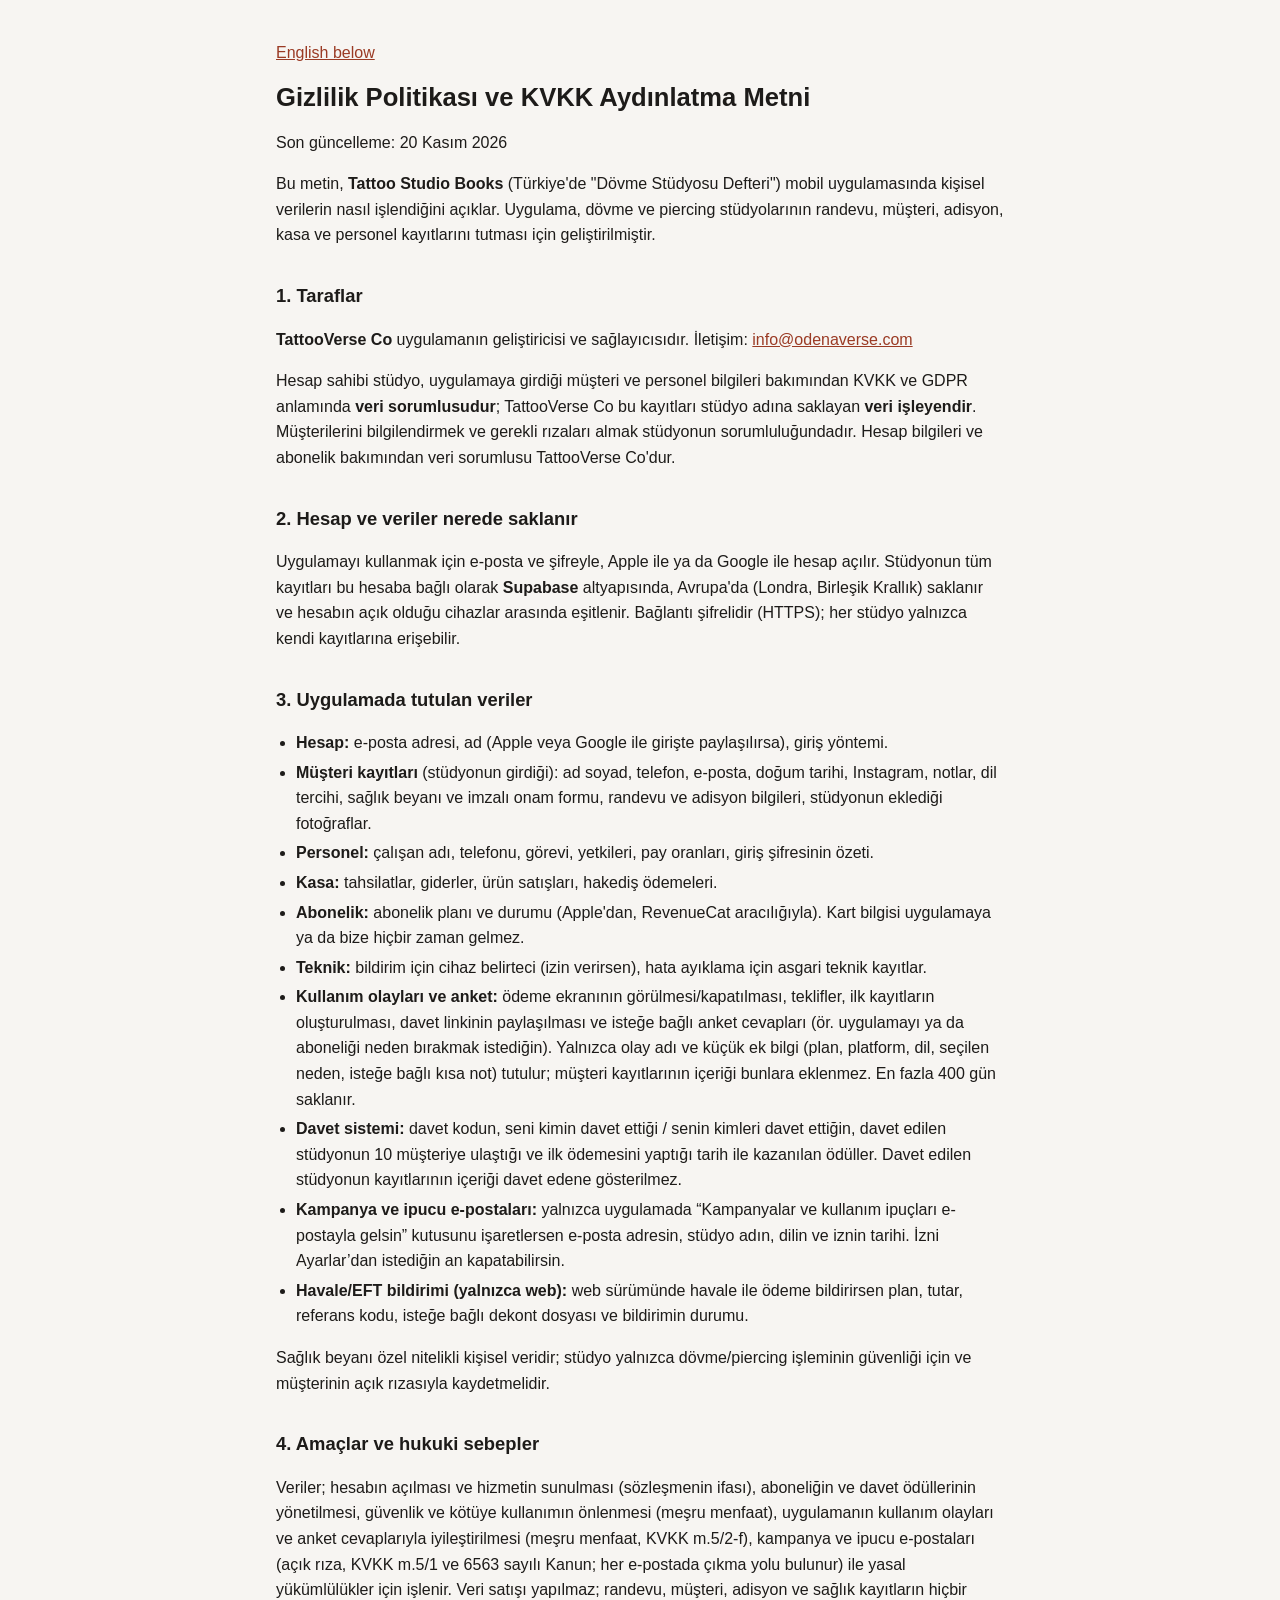
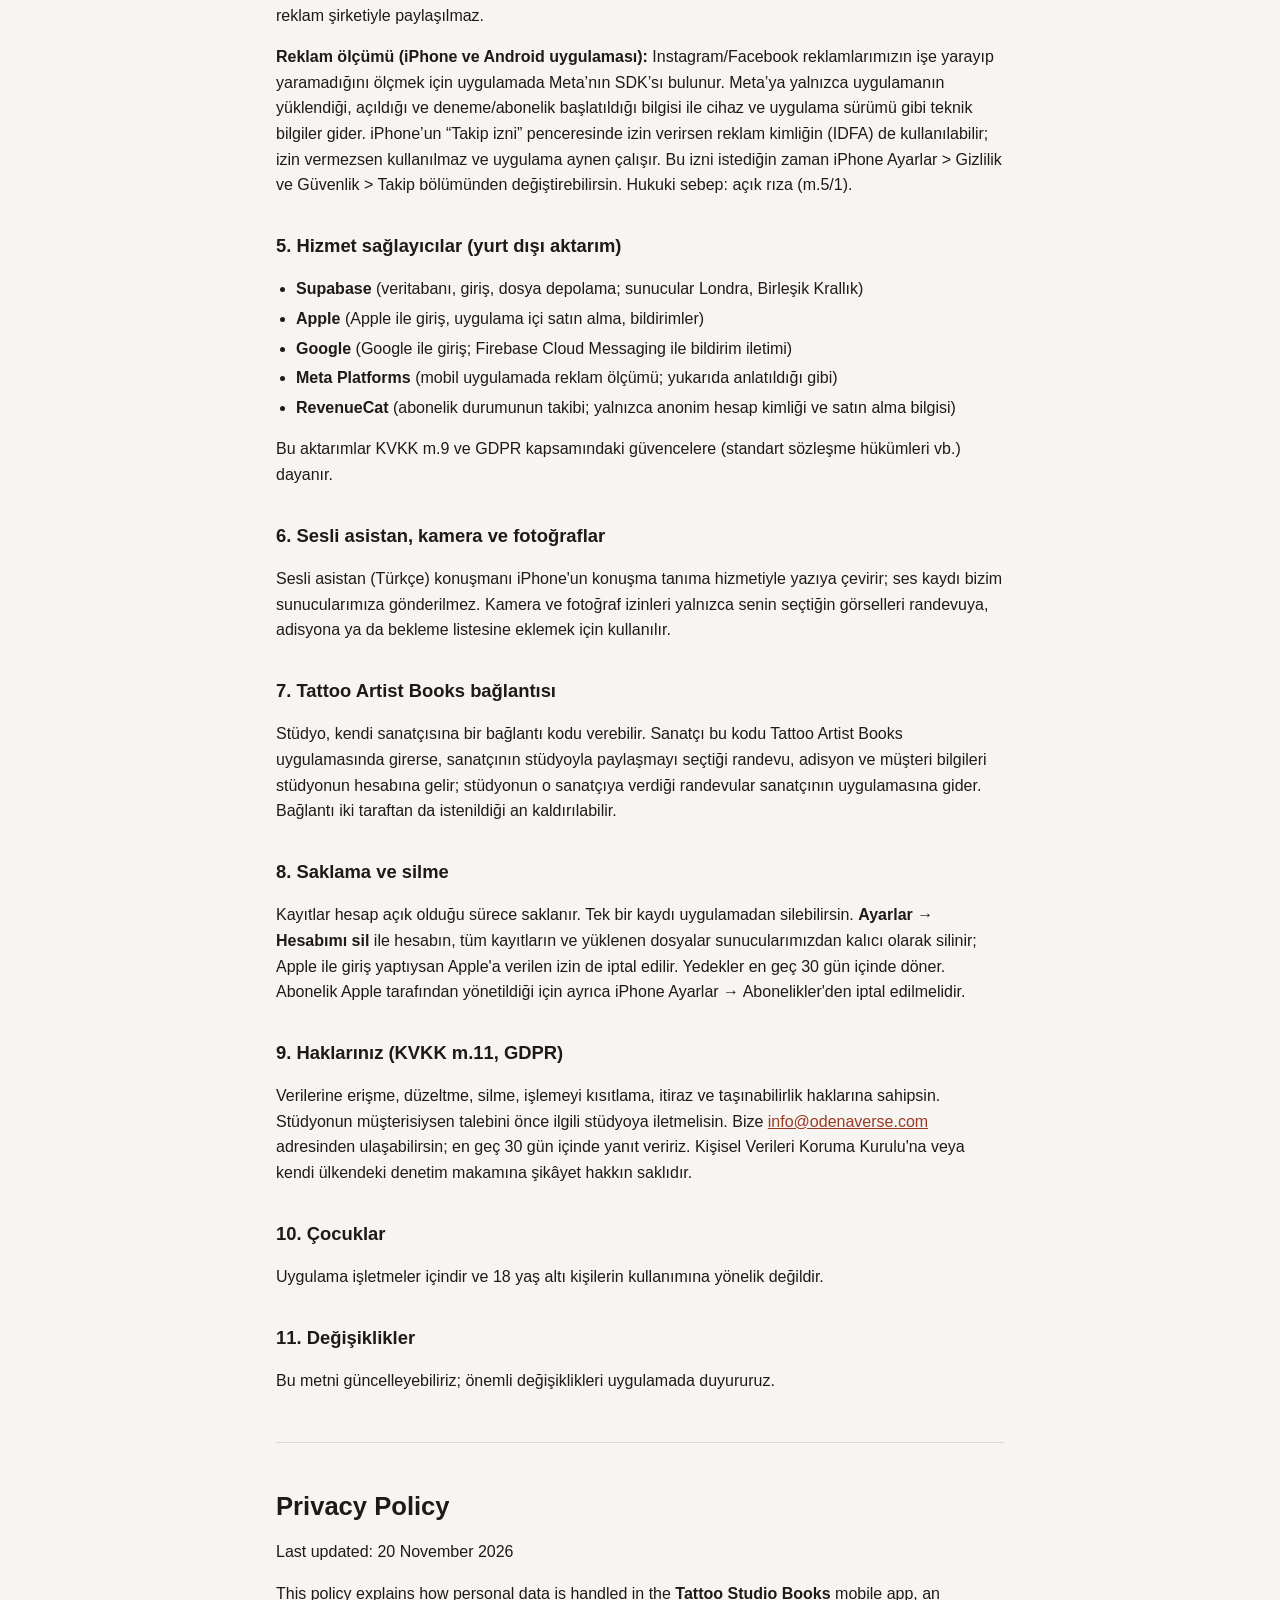
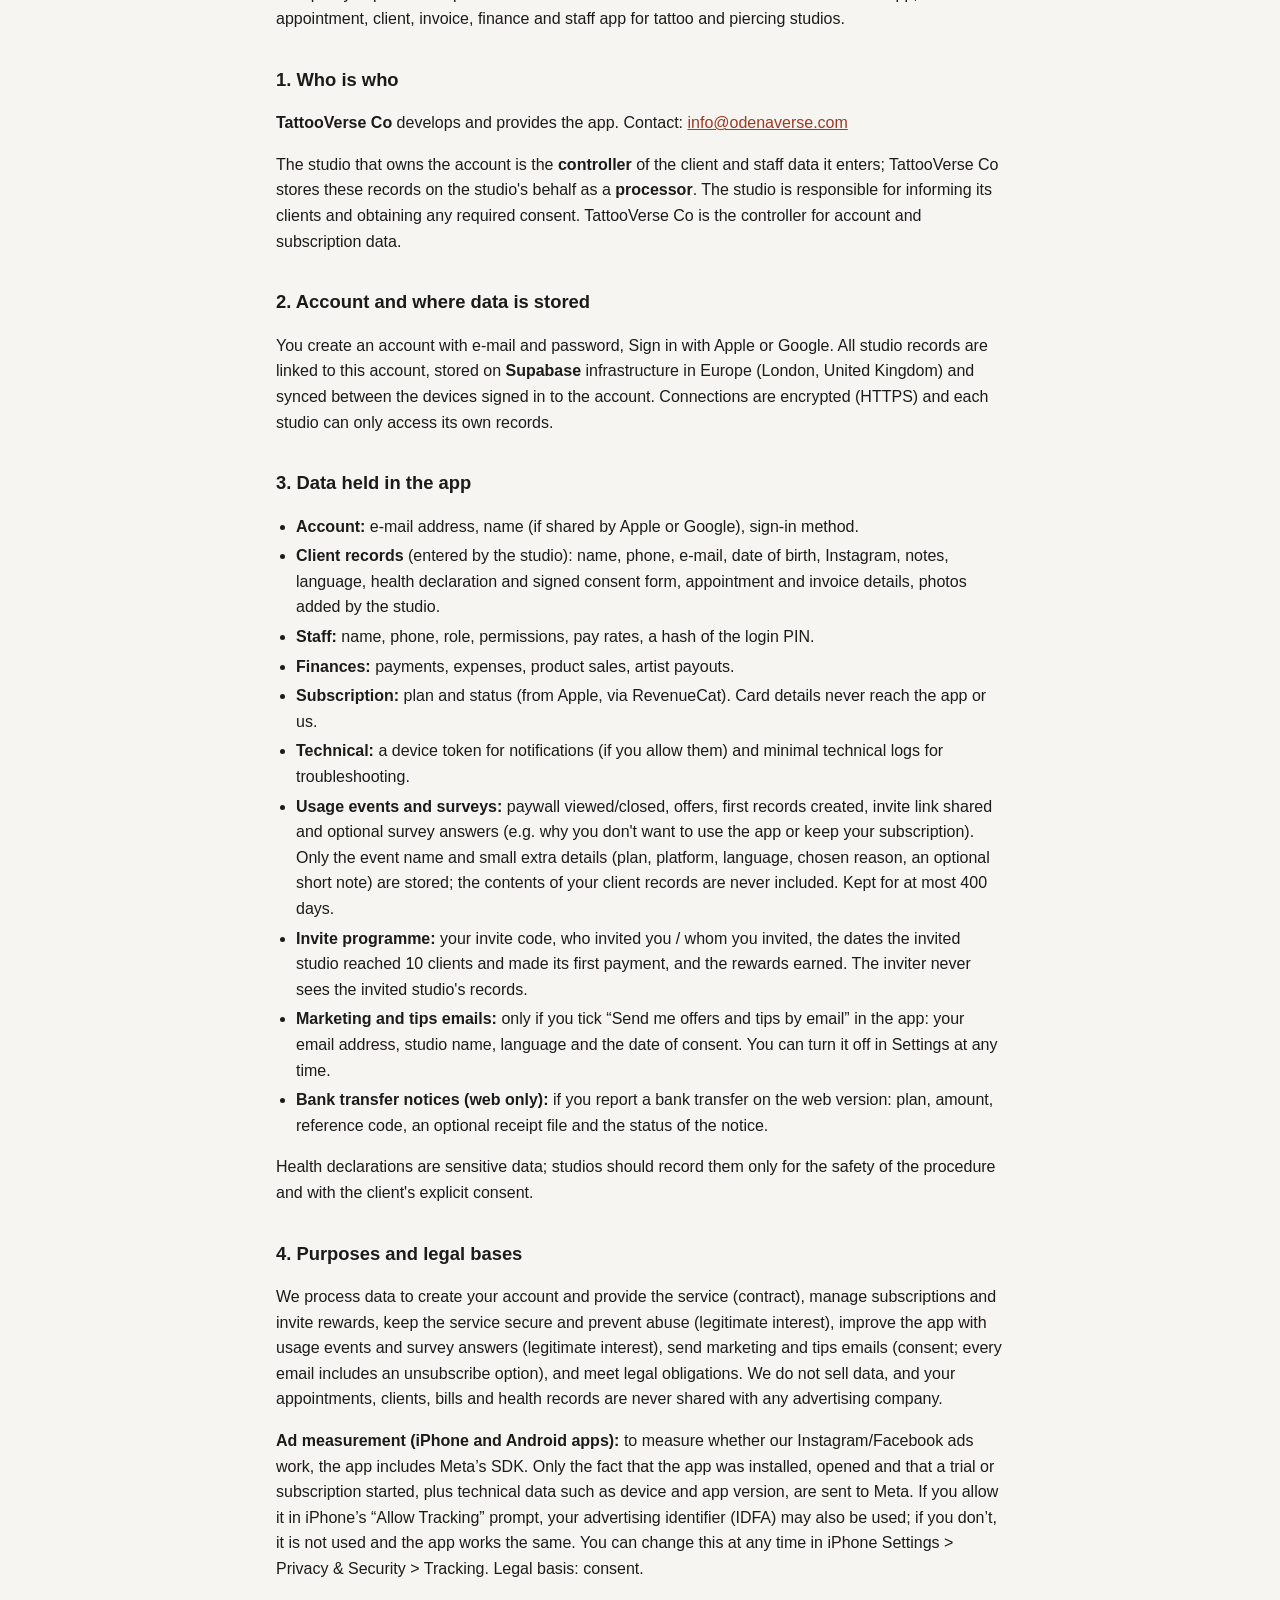
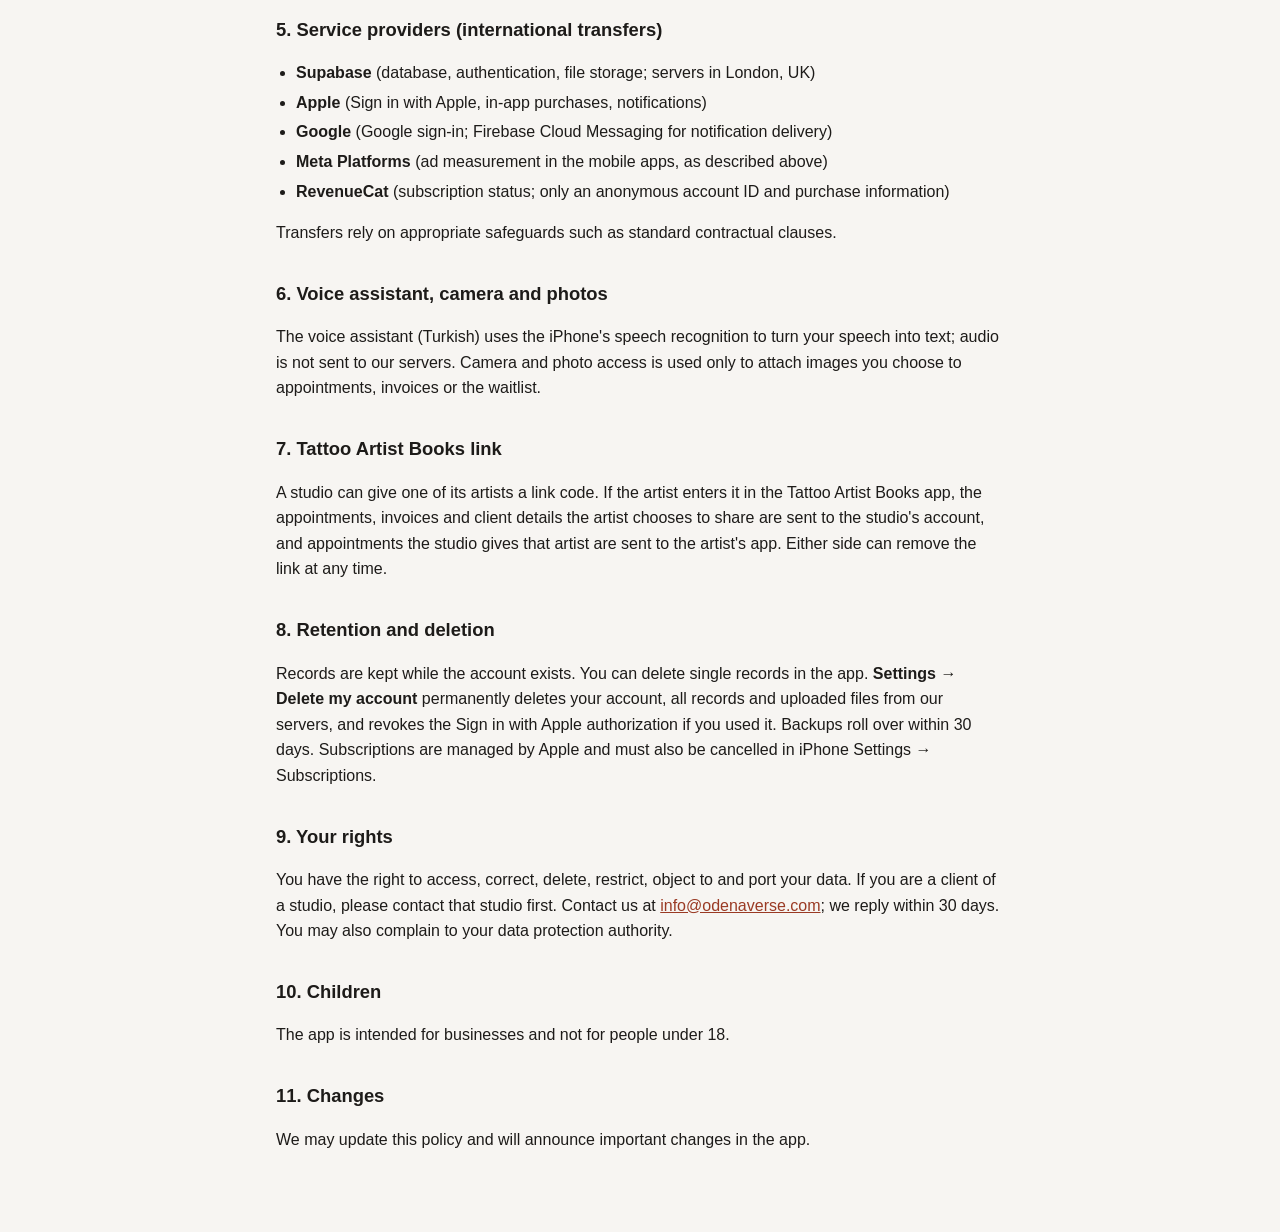
<file: studio/privacy.html>
<!doctype html>
<html lang="tr">
<head>
<meta charset="utf-8">
<meta name="viewport" content="width=device-width,initial-scale=1">
<title>Gizlilik Politikası · Tattoo Studio Books</title>
<meta name="description" content="Tattoo Studio Books gizlilik politikası ve KVKK aydınlatma metni / Privacy policy">
<link rel="stylesheet" href="legal.css">
</head>
<body>
<main>
<p><a href="#en">English below</a></p>
<h1>Gizlilik Politikası ve KVKK Aydınlatma Metni</h1>
<p>Son güncelleme: 20 Kasım 2026</p>

<p>Bu metin, <strong>Tattoo Studio Books</strong> (Türkiye'de "Dövme Stüdyosu Defteri") mobil uygulamasında kişisel verilerin nasıl işlendiğini açıklar. Uygulama, dövme ve piercing stüdyolarının randevu, müşteri, adisyon, kasa ve personel kayıtlarını tutması için geliştirilmiştir.</p>

<h2>1. Taraflar</h2>
<p><strong>TattooVerse Co</strong> uygulamanın geliştiricisi ve sağlayıcısıdır. İletişim: <a href="mailto:info@odenaverse.com">info@odenaverse.com</a></p>
<p>Hesap sahibi stüdyo, uygulamaya girdiği müşteri ve personel bilgileri bakımından KVKK ve GDPR anlamında <strong>veri sorumlusudur</strong>; TattooVerse Co bu kayıtları stüdyo adına saklayan <strong>veri işleyendir</strong>. Müşterilerini bilgilendirmek ve gerekli rızaları almak stüdyonun sorumluluğundadır. Hesap bilgileri ve abonelik bakımından veri sorumlusu TattooVerse Co'dur.</p>

<h2>2. Hesap ve veriler nerede saklanır</h2>
<p>Uygulamayı kullanmak için e-posta ve şifreyle, Apple ile ya da Google ile hesap açılır. Stüdyonun tüm kayıtları bu hesaba bağlı olarak <strong>Supabase</strong> altyapısında, Avrupa'da (Londra, Birleşik Krallık) saklanır ve hesabın açık olduğu cihazlar arasında eşitlenir. Bağlantı şifrelidir (HTTPS); her stüdyo yalnızca kendi kayıtlarına erişebilir.</p>

<h2>3. Uygulamada tutulan veriler</h2>
<ul>
<li><strong>Hesap:</strong> e-posta adresi, ad (Apple veya Google ile girişte paylaşılırsa), giriş yöntemi.</li>
<li><strong>Müşteri kayıtları</strong> (stüdyonun girdiği): ad soyad, telefon, e-posta, doğum tarihi, Instagram, notlar, dil tercihi, sağlık beyanı ve imzalı onam formu, randevu ve adisyon bilgileri, stüdyonun eklediği fotoğraflar.</li>
<li><strong>Personel:</strong> çalışan adı, telefonu, görevi, yetkileri, pay oranları, giriş şifresinin özeti.</li>
<li><strong>Kasa:</strong> tahsilatlar, giderler, ürün satışları, hakediş ödemeleri.</li>
<li><strong>Abonelik:</strong> abonelik planı ve durumu (Apple'dan, RevenueCat aracılığıyla). Kart bilgisi uygulamaya ya da bize hiçbir zaman gelmez.</li>
<li><strong>Teknik:</strong> bildirim için cihaz belirteci (izin verirsen), hata ayıklama için asgari teknik kayıtlar.</li>
<li><strong>Kullanım olayları ve anket:</strong> ödeme ekranının görülmesi/kapatılması, teklifler, ilk kayıtların oluşturulması, davet linkinin paylaşılması ve isteğe bağlı anket cevapları (ör. uygulamayı ya da aboneliği neden bırakmak istediğin). Yalnızca olay adı ve küçük ek bilgi (plan, platform, dil, seçilen neden, isteğe bağlı kısa not) tutulur; müşteri kayıtlarının içeriği bunlara eklenmez. En fazla 400 gün saklanır.</li>
<li><strong>Davet sistemi:</strong> davet kodun, seni kimin davet ettiği / senin kimleri davet ettiğin, davet edilen stüdyonun 10 müşteriye ulaştığı ve ilk ödemesini yaptığı tarih ile kazanılan ödüller. Davet edilen stüdyonun kayıtlarının içeriği davet edene gösterilmez.</li>
<li><strong>Kampanya ve ipucu e-postaları:</strong> yalnızca uygulamada “Kampanyalar ve kullanım ipuçları e-postayla gelsin” kutusunu işaretlersen e-posta adresin, stüdyo adın, dilin ve iznin tarihi. İzni Ayarlar’dan istediğin an kapatabilirsin.</li>
<li><strong>Havale/EFT bildirimi (yalnızca web):</strong> web sürümünde havale ile ödeme bildirirsen plan, tutar, referans kodu, isteğe bağlı dekont dosyası ve bildirimin durumu.</li>
</ul>
<p>Sağlık beyanı özel nitelikli kişisel veridir; stüdyo yalnızca dövme/piercing işleminin güvenliği için ve müşterinin açık rızasıyla kaydetmelidir.</p>

<h2>4. Amaçlar ve hukuki sebepler</h2>
<p>Veriler; hesabın açılması ve hizmetin sunulması (sözleşmenin ifası), aboneliğin ve davet ödüllerinin yönetilmesi, güvenlik ve kötüye kullanımın önlenmesi (meşru menfaat), uygulamanın kullanım olayları ve anket cevaplarıyla iyileştirilmesi (meşru menfaat, KVKK m.5/2-f), kampanya ve ipucu e-postaları (açık rıza, KVKK m.5/1 ve 6563 sayılı Kanun; her e-postada çıkma yolu bulunur) ile yasal yükümlülükler için işlenir. Veri satışı yapılmaz; randevu, müşteri, adisyon ve sağlık kayıtların hiçbir reklam şirketiyle paylaşılmaz.</p>
<p><strong>Reklam ölçümü (iPhone ve Android uygulaması):</strong> Instagram/Facebook reklamlarımızın işe yarayıp yaramadığını ölçmek için uygulamada Meta’nın SDK’sı bulunur. Meta’ya yalnızca uygulamanın yüklendiği, açıldığı ve deneme/abonelik başlatıldığı bilgisi ile cihaz ve uygulama sürümü gibi teknik bilgiler gider. iPhone’un “Takip izni” penceresinde izin verirsen reklam kimliğin (IDFA) de kullanılabilir; izin vermezsen kullanılmaz ve uygulama aynen çalışır. Bu izni istediğin zaman iPhone Ayarlar &gt; Gizlilik ve Güvenlik &gt; Takip bölümünden değiştirebilirsin. Hukuki sebep: açık rıza (m.5/1).</p>

<h2>5. Hizmet sağlayıcılar (yurt dışı aktarım)</h2>
<ul>
<li><strong>Supabase</strong> (veritabanı, giriş, dosya depolama; sunucular Londra, Birleşik Krallık)</li>
<li><strong>Apple</strong> (Apple ile giriş, uygulama içi satın alma, bildirimler)</li>
<li><strong>Google</strong> (Google ile giriş; Firebase Cloud Messaging ile bildirim iletimi)</li>
<li><strong>Meta Platforms</strong> (mobil uygulamada reklam ölçümü; yukarıda anlatıldığı gibi)</li>
<li><strong>RevenueCat</strong> (abonelik durumunun takibi; yalnızca anonim hesap kimliği ve satın alma bilgisi)</li>
</ul>
<p>Bu aktarımlar KVKK m.9 ve GDPR kapsamındaki güvencelere (standart sözleşme hükümleri vb.) dayanır.</p>

<h2>6. Sesli asistan, kamera ve fotoğraflar</h2>
<p>Sesli asistan (Türkçe) konuşmanı iPhone'un konuşma tanıma hizmetiyle yazıya çevirir; ses kaydı bizim sunucularımıza gönderilmez. Kamera ve fotoğraf izinleri yalnızca senin seçtiğin görselleri randevuya, adisyona ya da bekleme listesine eklemek için kullanılır.</p>

<h2>7. Tattoo Artist Books bağlantısı</h2>
<p>Stüdyo, kendi sanatçısına bir bağlantı kodu verebilir. Sanatçı bu kodu Tattoo Artist Books uygulamasında girerse, sanatçının stüdyoyla paylaşmayı seçtiği randevu, adisyon ve müşteri bilgileri stüdyonun hesabına gelir; stüdyonun o sanatçıya verdiği randevular sanatçının uygulamasına gider. Bağlantı iki taraftan da istenildiği an kaldırılabilir.</p>

<h2>8. Saklama ve silme</h2>
<p>Kayıtlar hesap açık olduğu sürece saklanır. Tek bir kaydı uygulamadan silebilirsin. <strong>Ayarlar → Hesabımı sil</strong> ile hesabın, tüm kayıtların ve yüklenen dosyalar sunucularımızdan kalıcı olarak silinir; Apple ile giriş yaptıysan Apple'a verilen izin de iptal edilir. Yedekler en geç 30 gün içinde döner. Abonelik Apple tarafından yönetildiği için ayrıca iPhone Ayarlar → Abonelikler'den iptal edilmelidir.</p>

<h2>9. Haklarınız (KVKK m.11, GDPR)</h2>
<p>Verilerine erişme, düzeltme, silme, işlemeyi kısıtlama, itiraz ve taşınabilirlik haklarına sahipsin. Stüdyonun müşterisiysen talebini önce ilgili stüdyoya iletmelisin. Bize <a href="mailto:info@odenaverse.com">info@odenaverse.com</a> adresinden ulaşabilirsin; en geç 30 gün içinde yanıt veririz. Kişisel Verileri Koruma Kurulu'na veya kendi ülkendeki denetim makamına şikâyet hakkın saklıdır.</p>

<h2>10. Çocuklar</h2>
<p>Uygulama işletmeler içindir ve 18 yaş altı kişilerin kullanımına yönelik değildir.</p>

<h2>11. Değişiklikler</h2>
<p>Bu metni güncelleyebiliriz; önemli değişiklikleri uygulamada duyururuz.</p>

<hr>
<section id="en">
<h1>Privacy Policy</h1>
<p>Last updated: 20 November 2026</p>
<p>This policy explains how personal data is handled in the <strong>Tattoo Studio Books</strong> mobile app, an appointment, client, invoice, finance and staff app for tattoo and piercing studios.</p>

<h2>1. Who is who</h2>
<p><strong>TattooVerse Co</strong> develops and provides the app. Contact: <a href="mailto:info@odenaverse.com">info@odenaverse.com</a></p>
<p>The studio that owns the account is the <strong>controller</strong> of the client and staff data it enters; TattooVerse Co stores these records on the studio's behalf as a <strong>processor</strong>. The studio is responsible for informing its clients and obtaining any required consent. TattooVerse Co is the controller for account and subscription data.</p>

<h2>2. Account and where data is stored</h2>
<p>You create an account with e-mail and password, Sign in with Apple or Google. All studio records are linked to this account, stored on <strong>Supabase</strong> infrastructure in Europe (London, United Kingdom) and synced between the devices signed in to the account. Connections are encrypted (HTTPS) and each studio can only access its own records.</p>

<h2>3. Data held in the app</h2>
<ul>
<li><strong>Account:</strong> e-mail address, name (if shared by Apple or Google), sign-in method.</li>
<li><strong>Client records</strong> (entered by the studio): name, phone, e-mail, date of birth, Instagram, notes, language, health declaration and signed consent form, appointment and invoice details, photos added by the studio.</li>
<li><strong>Staff:</strong> name, phone, role, permissions, pay rates, a hash of the login PIN.</li>
<li><strong>Finances:</strong> payments, expenses, product sales, artist payouts.</li>
<li><strong>Subscription:</strong> plan and status (from Apple, via RevenueCat). Card details never reach the app or us.</li>
<li><strong>Technical:</strong> a device token for notifications (if you allow them) and minimal technical logs for troubleshooting.</li>
<li><strong>Usage events and surveys:</strong> paywall viewed/closed, offers, first records created, invite link shared and optional survey answers (e.g. why you don't want to use the app or keep your subscription). Only the event name and small extra details (plan, platform, language, chosen reason, an optional short note) are stored; the contents of your client records are never included. Kept for at most 400 days.</li>
<li><strong>Invite programme:</strong> your invite code, who invited you / whom you invited, the dates the invited studio reached 10 clients and made its first payment, and the rewards earned. The inviter never sees the invited studio's records.</li>
<li><strong>Marketing and tips emails:</strong> only if you tick “Send me offers and tips by email” in the app: your email address, studio name, language and the date of consent. You can turn it off in Settings at any time.</li>
<li><strong>Bank transfer notices (web only):</strong> if you report a bank transfer on the web version: plan, amount, reference code, an optional receipt file and the status of the notice.</li>
</ul>
<p>Health declarations are sensitive data; studios should record them only for the safety of the procedure and with the client's explicit consent.</p>

<h2>4. Purposes and legal bases</h2>
<p>We process data to create your account and provide the service (contract), manage subscriptions and invite rewards, keep the service secure and prevent abuse (legitimate interest), improve the app with usage events and survey answers (legitimate interest), send marketing and tips emails (consent; every email includes an unsubscribe option), and meet legal obligations. We do not sell data, and your appointments, clients, bills and health records are never shared with any advertising company.</p>
<p><strong>Ad measurement (iPhone and Android apps):</strong> to measure whether our Instagram/Facebook ads work, the app includes Meta’s SDK. Only the fact that the app was installed, opened and that a trial or subscription started, plus technical data such as device and app version, are sent to Meta. If you allow it in iPhone’s “Allow Tracking” prompt, your advertising identifier (IDFA) may also be used; if you don’t, it is not used and the app works the same. You can change this at any time in iPhone Settings &gt; Privacy &amp; Security &gt; Tracking. Legal basis: consent.</p>

<h2>5. Service providers (international transfers)</h2>
<ul>
<li><strong>Supabase</strong> (database, authentication, file storage; servers in London, UK)</li>
<li><strong>Apple</strong> (Sign in with Apple, in-app purchases, notifications)</li>
<li><strong>Google</strong> (Google sign-in; Firebase Cloud Messaging for notification delivery)</li>
<li><strong>Meta Platforms</strong> (ad measurement in the mobile apps, as described above)</li>
<li><strong>RevenueCat</strong> (subscription status; only an anonymous account ID and purchase information)</li>
</ul>
<p>Transfers rely on appropriate safeguards such as standard contractual clauses.</p>

<h2>6. Voice assistant, camera and photos</h2>
<p>The voice assistant (Turkish) uses the iPhone's speech recognition to turn your speech into text; audio is not sent to our servers. Camera and photo access is used only to attach images you choose to appointments, invoices or the waitlist.</p>

<h2>7. Tattoo Artist Books link</h2>
<p>A studio can give one of its artists a link code. If the artist enters it in the Tattoo Artist Books app, the appointments, invoices and client details the artist chooses to share are sent to the studio's account, and appointments the studio gives that artist are sent to the artist's app. Either side can remove the link at any time.</p>

<h2>8. Retention and deletion</h2>
<p>Records are kept while the account exists. You can delete single records in the app. <strong>Settings → Delete my account</strong> permanently deletes your account, all records and uploaded files from our servers, and revokes the Sign in with Apple authorization if you used it. Backups roll over within 30 days. Subscriptions are managed by Apple and must also be cancelled in iPhone Settings → Subscriptions.</p>

<h2>9. Your rights</h2>
<p>You have the right to access, correct, delete, restrict, object to and port your data. If you are a client of a studio, please contact that studio first. Contact us at <a href="mailto:info@odenaverse.com">info@odenaverse.com</a>; we reply within 30 days. You may also complain to your data protection authority.</p>

<h2>10. Children</h2>
<p>The app is intended for businesses and not for people under 18.</p>

<h2>11. Changes</h2>
<p>We may update this policy and will announce important changes in the app.</p>
</section>
</main>
</body>
</html>
</file>
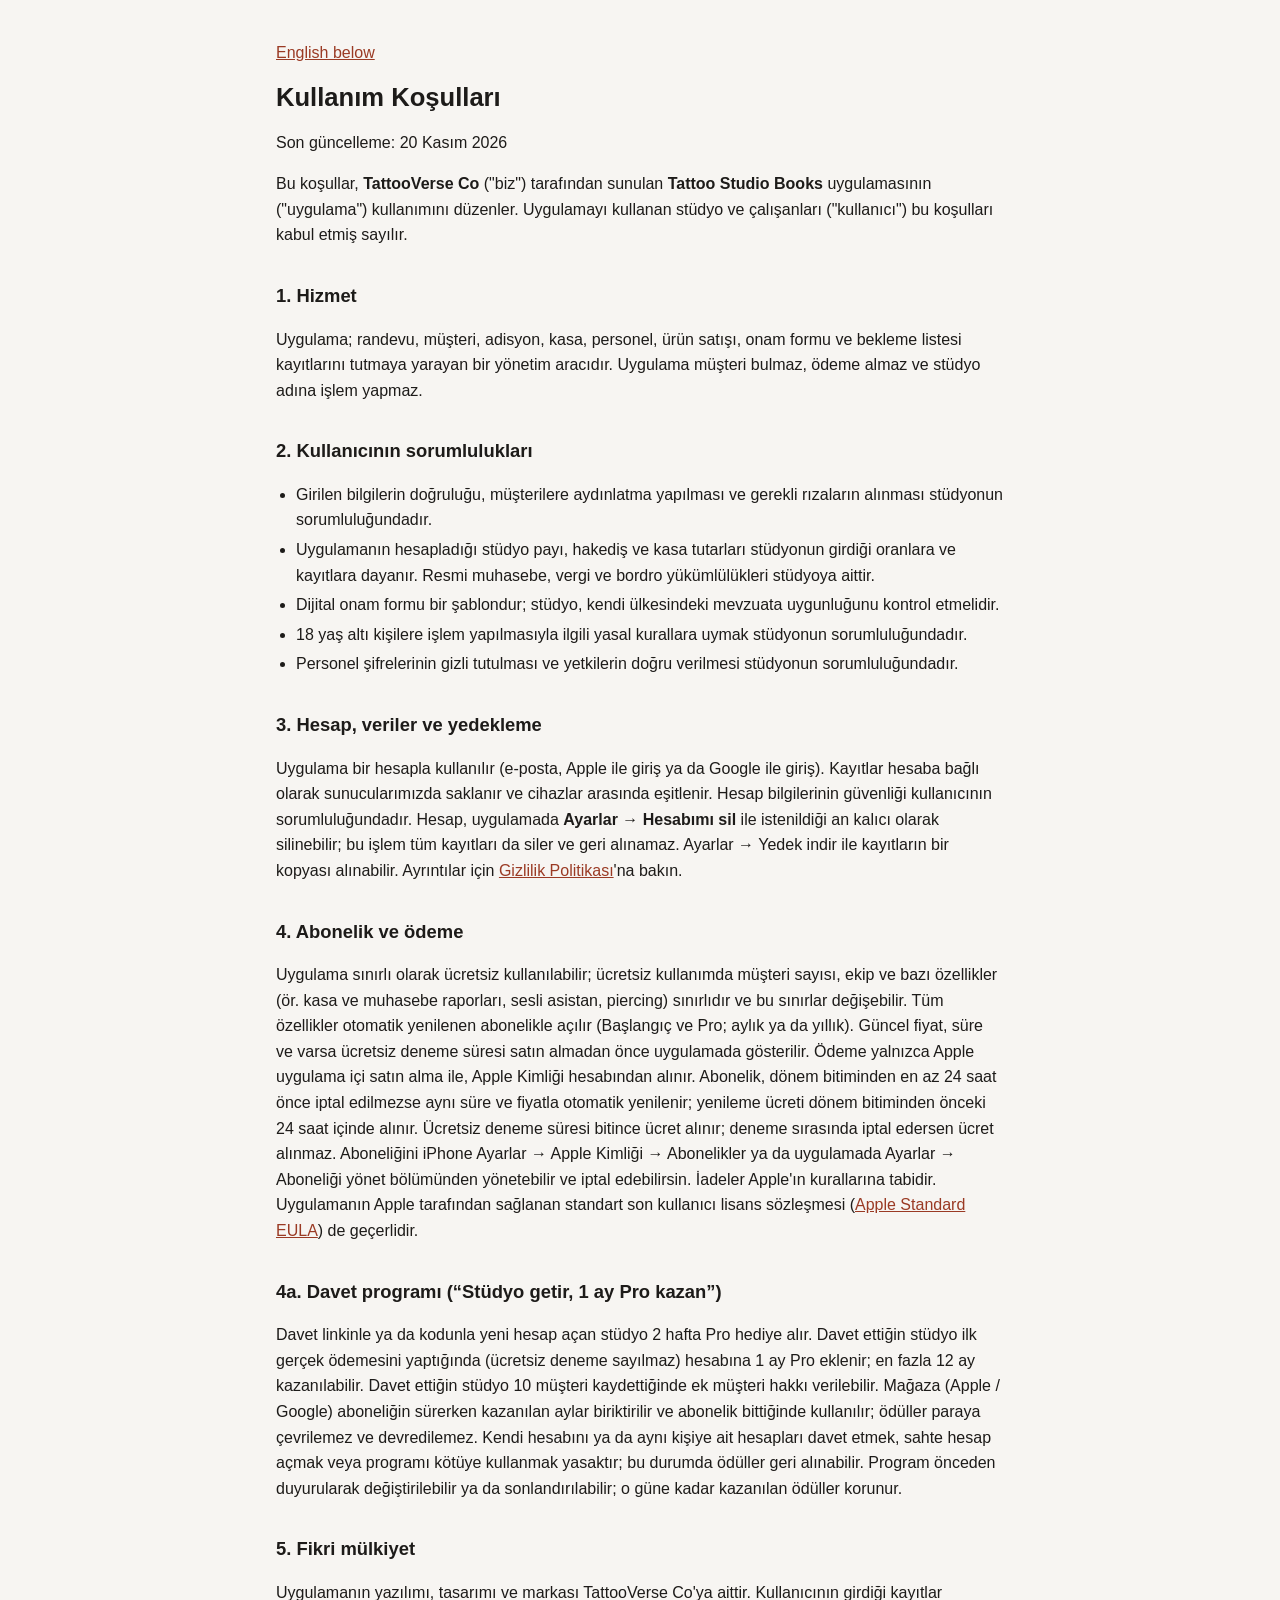
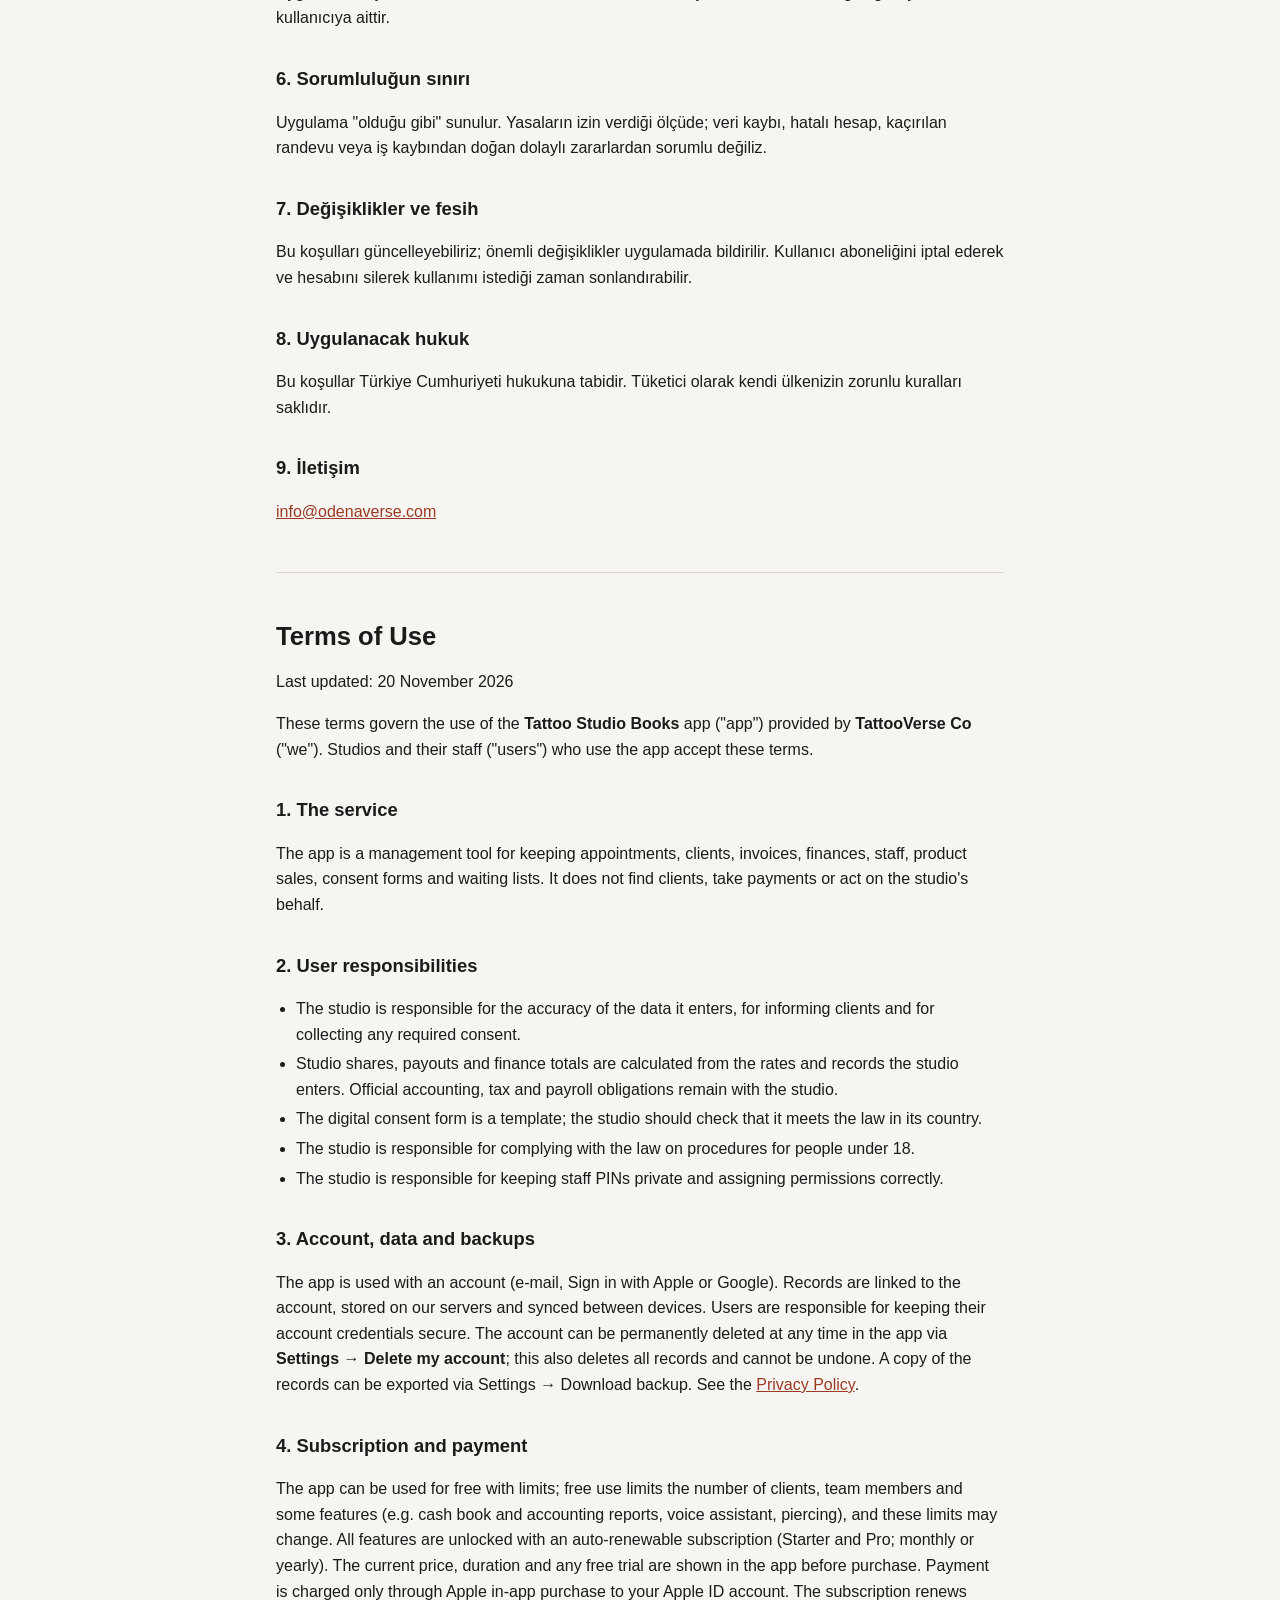
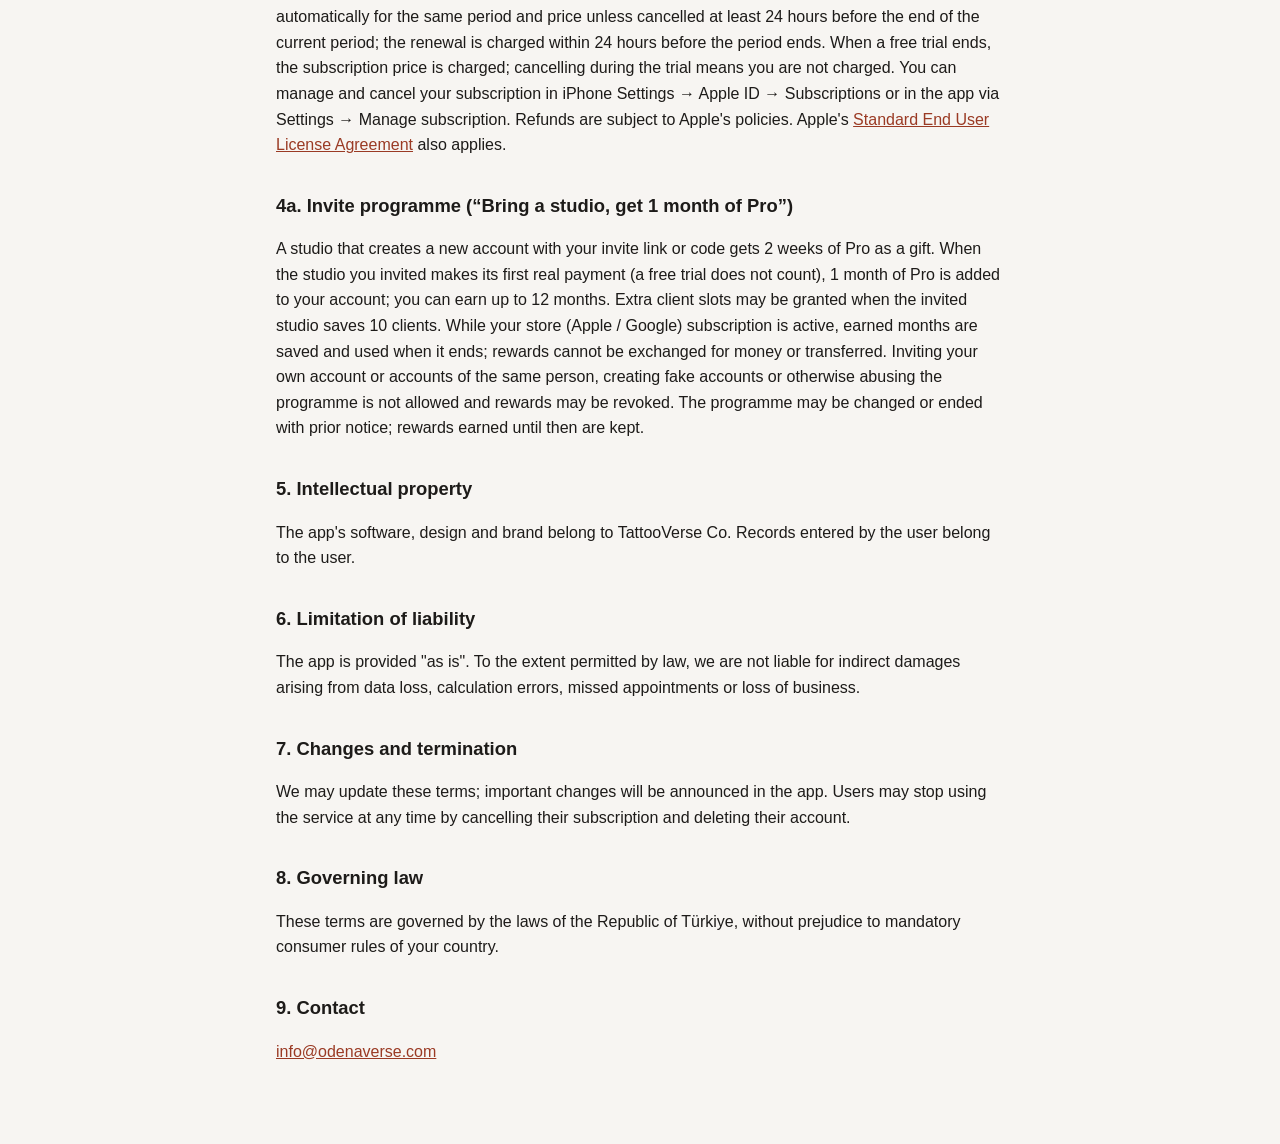
<file: studio/terms.html>
<!doctype html>
<html lang="tr">
<head>
<meta charset="utf-8">
<meta name="viewport" content="width=device-width,initial-scale=1">
<title>Kullanım Koşulları · Tattoo Studio Books</title>
<meta name="description" content="Tattoo Studio Books kullanım koşulları / Terms of use">
<link rel="stylesheet" href="legal.css">
</head>
<body>
<main>
<p><a href="#en">English below</a></p>
<h1>Kullanım Koşulları</h1>
<p>Son güncelleme: 20 Kasım 2026</p>

<p>Bu koşullar, <strong>TattooVerse Co</strong> ("biz") tarafından sunulan <strong>Tattoo Studio Books</strong> uygulamasının ("uygulama") kullanımını düzenler. Uygulamayı kullanan stüdyo ve çalışanları ("kullanıcı") bu koşulları kabul etmiş sayılır.</p>

<h2>1. Hizmet</h2>
<p>Uygulama; randevu, müşteri, adisyon, kasa, personel, ürün satışı, onam formu ve bekleme listesi kayıtlarını tutmaya yarayan bir yönetim aracıdır. Uygulama müşteri bulmaz, ödeme almaz ve stüdyo adına işlem yapmaz.</p>

<h2>2. Kullanıcının sorumlulukları</h2>
<ul>
<li>Girilen bilgilerin doğruluğu, müşterilere aydınlatma yapılması ve gerekli rızaların alınması stüdyonun sorumluluğundadır.</li>
<li>Uygulamanın hesapladığı stüdyo payı, hakediş ve kasa tutarları stüdyonun girdiği oranlara ve kayıtlara dayanır. Resmi muhasebe, vergi ve bordro yükümlülükleri stüdyoya aittir.</li>
<li>Dijital onam formu bir şablondur; stüdyo, kendi ülkesindeki mevzuata uygunluğunu kontrol etmelidir.</li>
<li>18 yaş altı kişilere işlem yapılmasıyla ilgili yasal kurallara uymak stüdyonun sorumluluğundadır.</li>
<li>Personel şifrelerinin gizli tutulması ve yetkilerin doğru verilmesi stüdyonun sorumluluğundadır.</li>
</ul>

<h2>3. Hesap, veriler ve yedekleme</h2>
<p>Uygulama bir hesapla kullanılır (e-posta, Apple ile giriş ya da Google ile giriş). Kayıtlar hesaba bağlı olarak sunucularımızda saklanır ve cihazlar arasında eşitlenir. Hesap bilgilerinin güvenliği kullanıcının sorumluluğundadır. Hesap, uygulamada <strong>Ayarlar → Hesabımı sil</strong> ile istenildiği an kalıcı olarak silinebilir; bu işlem tüm kayıtları da siler ve geri alınamaz. Ayarlar → Yedek indir ile kayıtların bir kopyası alınabilir. Ayrıntılar için <a href="privacy.html">Gizlilik Politikası</a>'na bakın.</p>

<h2>4. Abonelik ve ödeme</h2>
<p>Uygulama sınırlı olarak ücretsiz kullanılabilir; ücretsiz kullanımda müşteri sayısı, ekip ve bazı özellikler (ör. kasa ve muhasebe raporları, sesli asistan, piercing) sınırlıdır ve bu sınırlar değişebilir. Tüm özellikler otomatik yenilenen abonelikle açılır (Başlangıç ve Pro; aylık ya da yıllık). Güncel fiyat, süre ve varsa ücretsiz deneme süresi satın almadan önce uygulamada gösterilir. Ödeme yalnızca Apple uygulama içi satın alma ile, Apple Kimliği hesabından alınır. Abonelik, dönem bitiminden en az 24 saat önce iptal edilmezse aynı süre ve fiyatla otomatik yenilenir; yenileme ücreti dönem bitiminden önceki 24 saat içinde alınır. Ücretsiz deneme süresi bitince ücret alınır; deneme sırasında iptal edersen ücret alınmaz. Aboneliğini iPhone Ayarlar → Apple Kimliği → Abonelikler ya da uygulamada Ayarlar → Aboneliği yönet bölümünden yönetebilir ve iptal edebilirsin. İadeler Apple'ın kurallarına tabidir. Uygulamanın Apple tarafından sağlanan standart son kullanıcı lisans sözleşmesi (<a href="https://www.apple.com/legal/internet-services/itunes/dev/stdeula/">Apple Standard EULA</a>) de geçerlidir.</p>

<h2>4a. Davet programı (“Stüdyo getir, 1 ay Pro kazan”)</h2>
<p>Davet linkinle ya da kodunla yeni hesap açan stüdyo 2 hafta Pro hediye alır. Davet ettiğin stüdyo ilk gerçek ödemesini yaptığında (ücretsiz deneme sayılmaz) hesabına 1 ay Pro eklenir; en fazla 12 ay kazanılabilir. Davet ettiğin stüdyo 10 müşteri kaydettiğinde ek müşteri hakkı verilebilir. Mağaza (Apple / Google) aboneliğin sürerken kazanılan aylar biriktirilir ve abonelik bittiğinde kullanılır; ödüller paraya çevrilemez ve devredilemez. Kendi hesabını ya da aynı kişiye ait hesapları davet etmek, sahte hesap açmak veya programı kötüye kullanmak yasaktır; bu durumda ödüller geri alınabilir. Program önceden duyurularak değiştirilebilir ya da sonlandırılabilir; o güne kadar kazanılan ödüller korunur.</p>

<h2>5. Fikri mülkiyet</h2>
<p>Uygulamanın yazılımı, tasarımı ve markası TattooVerse Co'ya aittir. Kullanıcının girdiği kayıtlar kullanıcıya aittir.</p>

<h2>6. Sorumluluğun sınırı</h2>
<p>Uygulama "olduğu gibi" sunulur. Yasaların izin verdiği ölçüde; veri kaybı, hatalı hesap, kaçırılan randevu veya iş kaybından doğan dolaylı zararlardan sorumlu değiliz.</p>

<h2>7. Değişiklikler ve fesih</h2>
<p>Bu koşulları güncelleyebiliriz; önemli değişiklikler uygulamada bildirilir. Kullanıcı aboneliğini iptal ederek ve hesabını silerek kullanımı istediği zaman sonlandırabilir.</p>

<h2>8. Uygulanacak hukuk</h2>
<p>Bu koşullar Türkiye Cumhuriyeti hukukuna tabidir. Tüketici olarak kendi ülkenizin zorunlu kuralları saklıdır.</p>

<h2>9. İletişim</h2>
<p><a href="mailto:info@odenaverse.com">info@odenaverse.com</a></p>

<hr>

<h1 id="en">Terms of Use</h1>
<p>Last updated: 20 November 2026</p>

<p>These terms govern the use of the <strong>Tattoo Studio Books</strong> app ("app") provided by <strong>TattooVerse Co</strong> ("we"). Studios and their staff ("users") who use the app accept these terms.</p>

<h2>1. The service</h2>
<p>The app is a management tool for keeping appointments, clients, invoices, finances, staff, product sales, consent forms and waiting lists. It does not find clients, take payments or act on the studio's behalf.</p>

<h2>2. User responsibilities</h2>
<ul>
<li>The studio is responsible for the accuracy of the data it enters, for informing clients and for collecting any required consent.</li>
<li>Studio shares, payouts and finance totals are calculated from the rates and records the studio enters. Official accounting, tax and payroll obligations remain with the studio.</li>
<li>The digital consent form is a template; the studio should check that it meets the law in its country.</li>
<li>The studio is responsible for complying with the law on procedures for people under 18.</li>
<li>The studio is responsible for keeping staff PINs private and assigning permissions correctly.</li>
</ul>

<h2>3. Account, data and backups</h2>
<p>The app is used with an account (e-mail, Sign in with Apple or Google). Records are linked to the account, stored on our servers and synced between devices. Users are responsible for keeping their account credentials secure. The account can be permanently deleted at any time in the app via <strong>Settings → Delete my account</strong>; this also deletes all records and cannot be undone. A copy of the records can be exported via Settings → Download backup. See the <a href="privacy.html">Privacy Policy</a>.</p>

<h2>4. Subscription and payment</h2>
<p>The app can be used for free with limits; free use limits the number of clients, team members and some features (e.g. cash book and accounting reports, voice assistant, piercing), and these limits may change. All features are unlocked with an auto-renewable subscription (Starter and Pro; monthly or yearly). The current price, duration and any free trial are shown in the app before purchase. Payment is charged only through Apple in-app purchase to your Apple ID account. The subscription renews automatically for the same period and price unless cancelled at least 24 hours before the end of the current period; the renewal is charged within 24 hours before the period ends. When a free trial ends, the subscription price is charged; cancelling during the trial means you are not charged. You can manage and cancel your subscription in iPhone Settings → Apple ID → Subscriptions or in the app via Settings → Manage subscription. Refunds are subject to Apple's policies. Apple's <a href="https://www.apple.com/legal/internet-services/itunes/dev/stdeula/">Standard End User License Agreement</a> also applies.</p>

<h2>4a. Invite programme (“Bring a studio, get 1 month of Pro”)</h2>
<p>A studio that creates a new account with your invite link or code gets 2 weeks of Pro as a gift. When the studio you invited makes its first real payment (a free trial does not count), 1 month of Pro is added to your account; you can earn up to 12 months. Extra client slots may be granted when the invited studio saves 10 clients. While your store (Apple / Google) subscription is active, earned months are saved and used when it ends; rewards cannot be exchanged for money or transferred. Inviting your own account or accounts of the same person, creating fake accounts or otherwise abusing the programme is not allowed and rewards may be revoked. The programme may be changed or ended with prior notice; rewards earned until then are kept.</p>

<h2>5. Intellectual property</h2>
<p>The app's software, design and brand belong to TattooVerse Co. Records entered by the user belong to the user.</p>

<h2>6. Limitation of liability</h2>
<p>The app is provided "as is". To the extent permitted by law, we are not liable for indirect damages arising from data loss, calculation errors, missed appointments or loss of business.</p>

<h2>7. Changes and termination</h2>
<p>We may update these terms; important changes will be announced in the app. Users may stop using the service at any time by cancelling their subscription and deleting their account.</p>

<h2>8. Governing law</h2>
<p>These terms are governed by the laws of the Republic of Türkiye, without prejudice to mandatory consumer rules of your country.</p>

<h2>9. Contact</h2>
<p><a href="mailto:info@odenaverse.com">info@odenaverse.com</a></p>
</main>
</body>
</html>
</file>
<file: legal.css>
:root{--bg:#f7f5f2;--ink:#1d1b19;--muted:#6b655e;--line:#ddd6cd;--link:#9a3a24;--fill:#fff2b3}
@media (prefers-color-scheme:dark){:root{--bg:#141210;--ink:#ece7e1;--muted:#a39b91;--line:#38322c;--link:#e8896f;--fill:#5a4a00}}
*{box-sizing:border-box}
body{margin:0;background:var(--bg);color:var(--ink);font:16px/1.6 -apple-system,BlinkMacSystemFont,"Segoe UI",Roboto,Helvetica,Arial,sans-serif}
main{max-width:760px;margin:0 auto;padding:24px 16px 64px}
h1{font-size:1.6rem;line-height:1.25;margin:.4em 0 .2em}
h2{font-size:1.15rem;margin:1.8em 0 .4em}
h3{font-size:1rem;margin:1.2em 0 .3em}
ul{padding-left:1.25em}li{margin:.25em 0}
a{color:var(--link)}
.muted{color:var(--muted);font-size:.9rem;margin-top:0}
.lang{font-size:.9rem;color:var(--muted)}
.fill{background:var(--fill);padding:0 .25em;border-radius:3px}
hr{border:0;border-top:1px solid var(--line);margin:48px 0}
.foot{margin-top:40px;font-size:.9rem}
</file>
<file: studio/legal.css>
:root{--bg:#f7f5f2;--ink:#1d1b19;--muted:#6b655e;--line:#ddd6cd;--link:#9a3a24;--fill:#fff2b3}
@media (prefers-color-scheme:dark){:root{--bg:#141210;--ink:#ece7e1;--muted:#a39b91;--line:#38322c;--link:#e8896f;--fill:#5a4a00}}
*{box-sizing:border-box}
body{margin:0;background:var(--bg);color:var(--ink);font:16px/1.6 -apple-system,BlinkMacSystemFont,"Segoe UI",Roboto,Helvetica,Arial,sans-serif}
main{max-width:760px;margin:0 auto;padding:24px 16px 64px}
h1{font-size:1.6rem;line-height:1.25;margin:.4em 0 .2em}
h2{font-size:1.15rem;margin:1.8em 0 .4em}
h3{font-size:1rem;margin:1.2em 0 .3em}
ul{padding-left:1.25em}li{margin:.25em 0}
a{color:var(--link)}
.muted{color:var(--muted);font-size:.9rem;margin-top:0}
.lang{font-size:.9rem;color:var(--muted)}
.fill{background:var(--fill);padding:0 .25em;border-radius:3px}
hr{border:0;border-top:1px solid var(--line);margin:48px 0}
.foot{margin-top:40px;font-size:.9rem}
</file>
